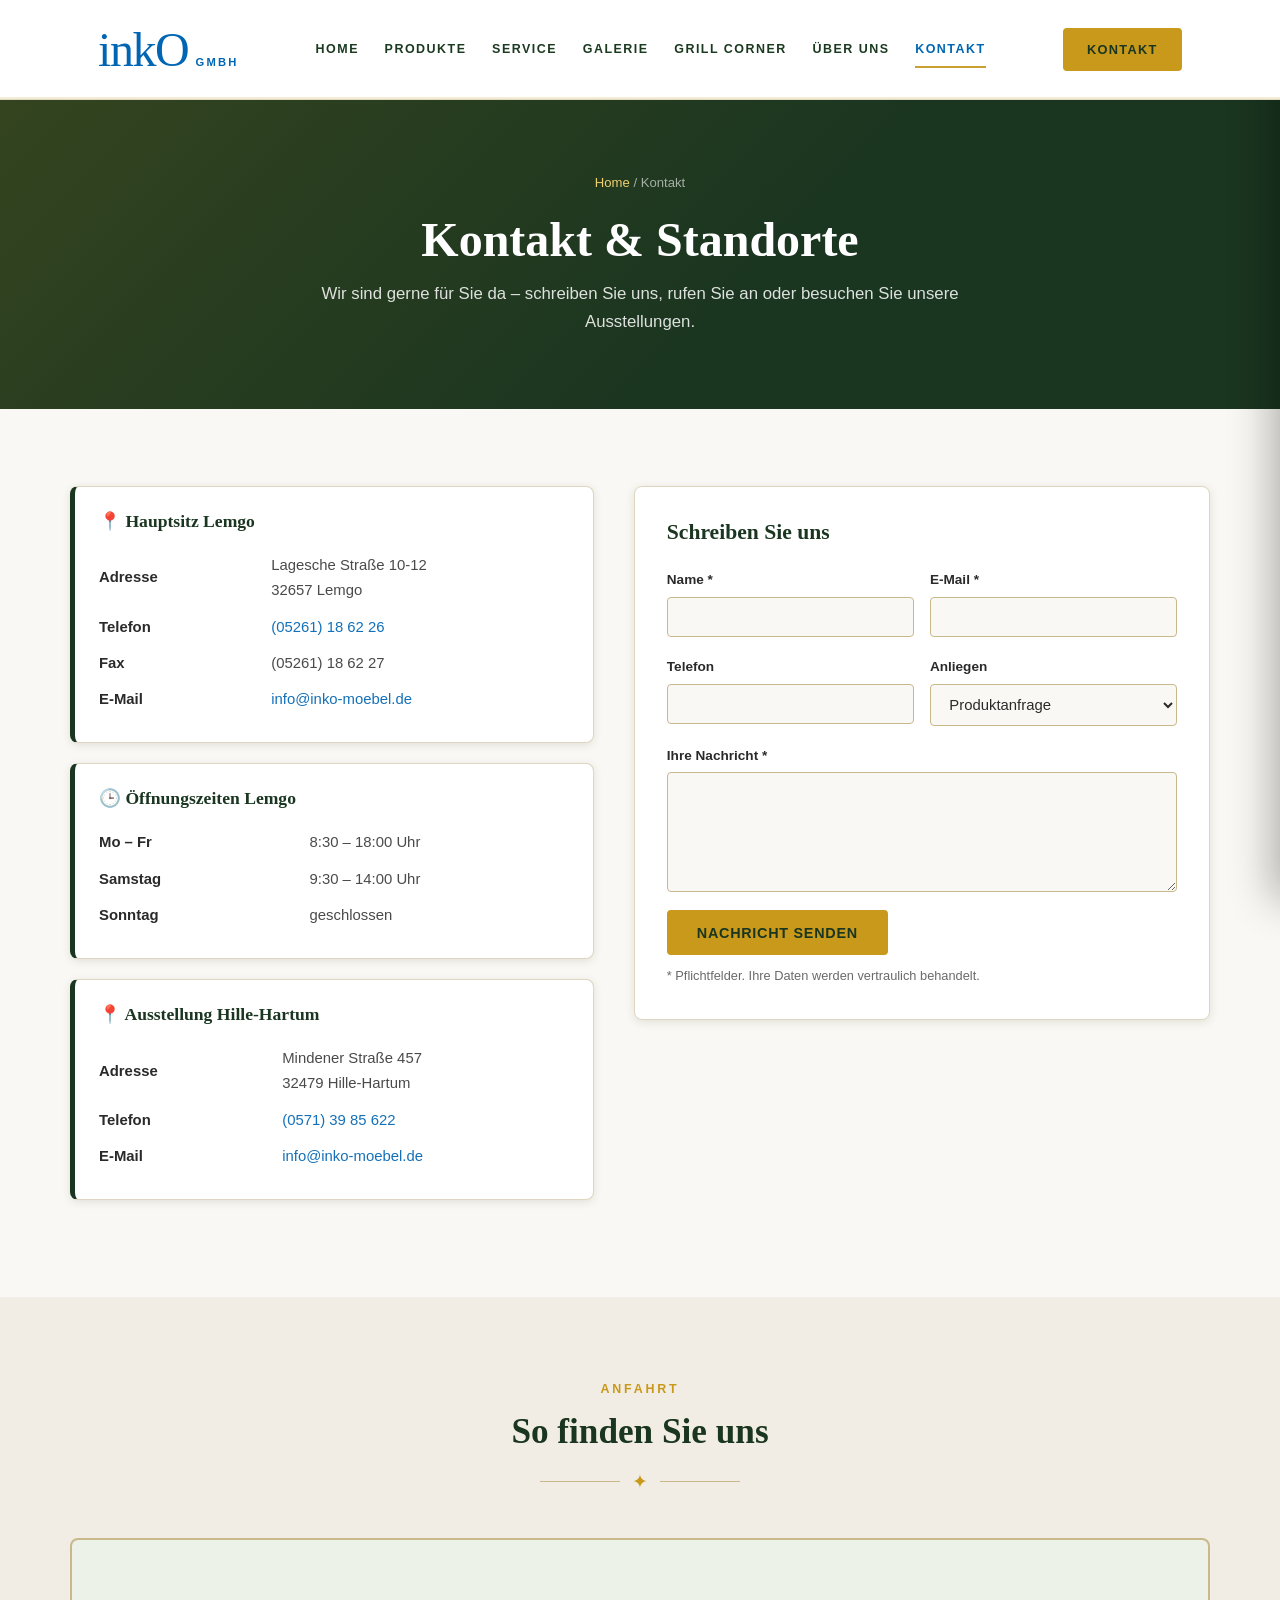
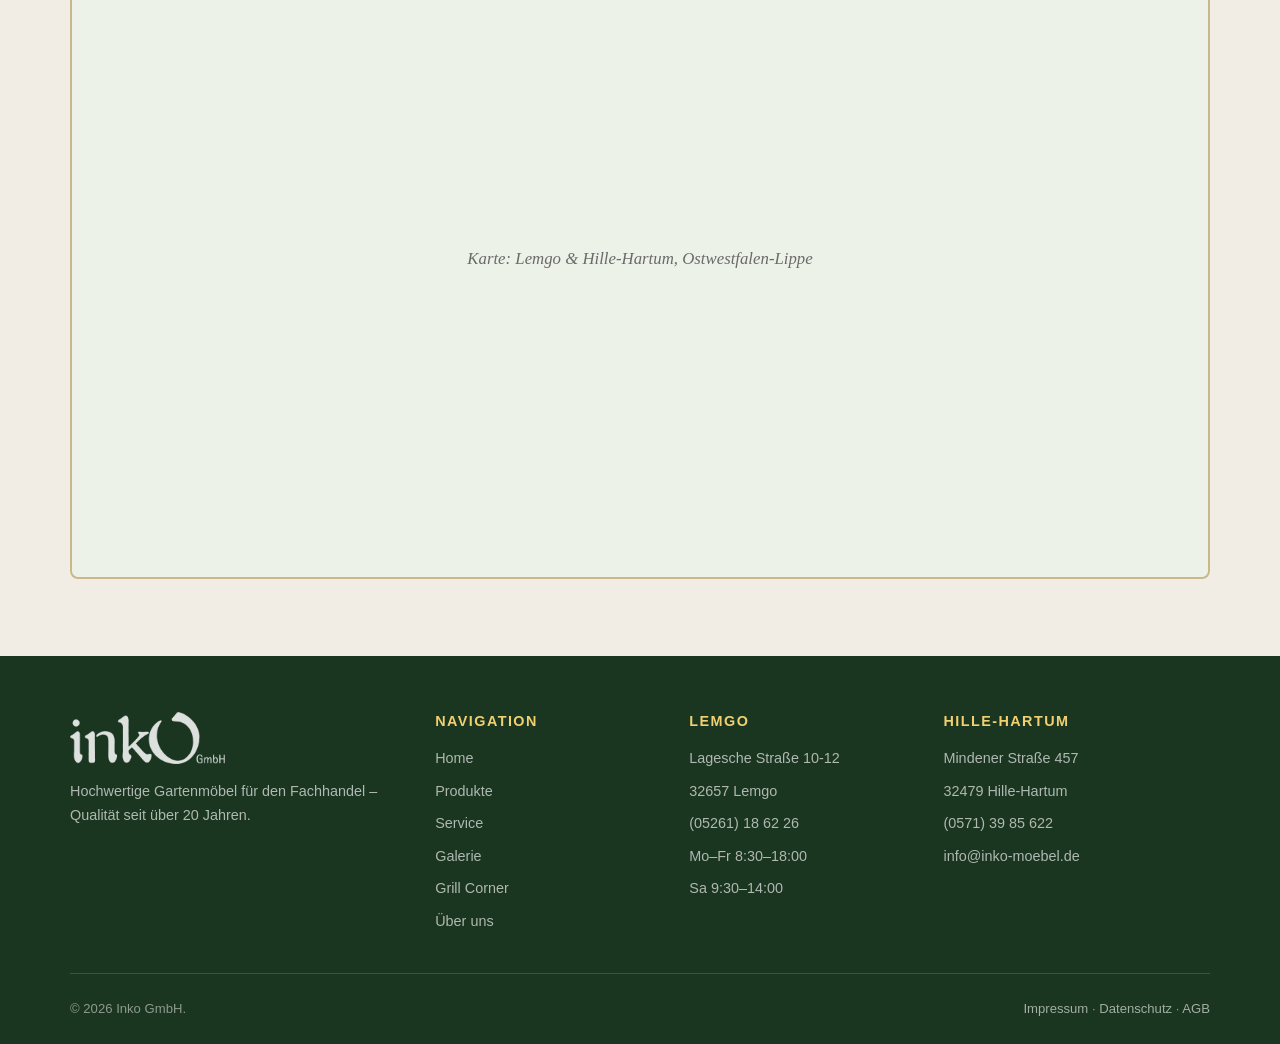
<file: kontakt.html>
<!DOCTYPE html>
<html lang="de">
<head>
  <meta charset="UTF-8" />
  <meta name="viewport" content="width=device-width, initial-scale=1.0" />
  <title>Kontakt — Inko GmbH | Lemgo &amp; Hille-Hartum</title>
  <meta name="description" content="Kontaktieren Sie die Inko GmbH. Ausstellungen in Lemgo und Hille-Hartum. Telefon, E-Mail, Öffnungszeiten und Kontaktformular." />
  <link rel="stylesheet" href="css/style.css" />
</head>
<body>


  <!-- Header -->
  <header class="site-header" id="site-header">
    <div class="nav-bar">
      <div class="nav-bar__inner">
        <a href="index.html" class="nav-logo" aria-label="Inko GmbH – Startseite">
          <span class="nav-logo__text">ink<strong>O</strong></span>
          <span class="nav-logo__gmbh">GmbH</span>
        </a>
        <nav class="nav-links" aria-label="Hauptnavigation">
        <a href="index.html" class="nav-link">HOME</a>
        <a href="produkte.html" class="nav-link">PRODUKTE</a>
        <a href="service.html" class="nav-link">SERVICE</a>
        <a href="galerie.html" class="nav-link">GALERIE</a>
        <a href="grillcorner.html" class="nav-link">GRILL CORNER</a>
        <a href="ueber-uns.html" class="nav-link">ÜBER UNS</a>
        <a href="kontakt.html" class="nav-link is-active">KONTAKT</a>
        </nav>
        <a href="kontakt.html" class="nav-cta">Kontakt</a>
        <button class="nav-toggle" id="nav-toggle" aria-label="Menü öffnen" aria-expanded="false">
          <span class="nav-toggle__bar"></span>
          <span class="nav-toggle__bar"></span>
          <span class="nav-toggle__bar"></span>
        </button>
      </div>
    </div>
    <div class="page-progress"><div class="page-progress-fill"></div></div>
  </header>

  <!-- Mobile Drawer Backdrop -->
  <div class="nav-backdrop" id="nav-backdrop"></div>

  <!-- Mobile Drawer -->
  <aside class="nav-drawer" id="nav-drawer" aria-label="Mobile Navigation">
    <nav class="nav-drawer__links">
      <a href="index.html" class="nav-drawer__link">HOME <svg width="20" height="20" viewBox="0 0 24 24" fill="none" stroke="currentColor" stroke-width="2" stroke-linecap="round" stroke-linejoin="round" aria-hidden="true"><polyline points="9 18 15 12 9 6"/></svg></a>
      <a href="produkte.html" class="nav-drawer__link">PRODUKTE <svg width="20" height="20" viewBox="0 0 24 24" fill="none" stroke="currentColor" stroke-width="2" stroke-linecap="round" stroke-linejoin="round" aria-hidden="true"><polyline points="9 18 15 12 9 6"/></svg></a>
      <a href="service.html" class="nav-drawer__link">SERVICE <svg width="20" height="20" viewBox="0 0 24 24" fill="none" stroke="currentColor" stroke-width="2" stroke-linecap="round" stroke-linejoin="round" aria-hidden="true"><polyline points="9 18 15 12 9 6"/></svg></a>
      <a href="galerie.html" class="nav-drawer__link">GALERIE <svg width="20" height="20" viewBox="0 0 24 24" fill="none" stroke="currentColor" stroke-width="2" stroke-linecap="round" stroke-linejoin="round" aria-hidden="true"><polyline points="9 18 15 12 9 6"/></svg></a>
      <a href="grillcorner.html" class="nav-drawer__link">GRILL CORNER <svg width="20" height="20" viewBox="0 0 24 24" fill="none" stroke="currentColor" stroke-width="2" stroke-linecap="round" stroke-linejoin="round" aria-hidden="true"><polyline points="9 18 15 12 9 6"/></svg></a>
      <a href="ueber-uns.html" class="nav-drawer__link">ÜBER UNS <svg width="20" height="20" viewBox="0 0 24 24" fill="none" stroke="currentColor" stroke-width="2" stroke-linecap="round" stroke-linejoin="round" aria-hidden="true"><polyline points="9 18 15 12 9 6"/></svg></a>
      <a href="kontakt.html" class="nav-drawer__link is-active">KONTAKT <svg width="20" height="20" viewBox="0 0 24 24" fill="none" stroke="currentColor" stroke-width="2" stroke-linecap="round" stroke-linejoin="round" aria-hidden="true"><polyline points="9 18 15 12 9 6"/></svg></a>
    </nav>
    <div class="nav-drawer__contact">
      <div class="nav-drawer__contact-card">
        <p class="nav-drawer__contact-label">Direkter Kontakt</p>
        <a href="tel:+4952611862 26" class="nav-drawer__contact-link">
          <span class="nav-drawer__contact-icon"><svg width="14" height="14" viewBox="0 0 24 24" fill="none" stroke="currentColor" stroke-width="2" stroke-linecap="round" stroke-linejoin="round" aria-hidden="true"><path d="M22 16.92v3a2 2 0 0 1-2.18 2 19.79 19.79 0 0 1-8.63-3.07A19.5 19.5 0 0 1 4.69 13.5a19.79 19.79 0 0 1-3.07-8.67A2 2 0 0 1 3.6 2.68h3a2 2 0 0 1 2 1.72c.127.96.361 1.903.7 2.81a2 2 0 0 1-.45 2.11L7.91 10.09a16 16 0 0 0 6 6l1.27-.95a2 2 0 0 1 2.11-.45c.907.339 1.85.573 2.81.7A2 2 0 0 1 22 17.32z"/></svg></span>
          (05261) 18 62 26
        </a>
        <a href="mailto:info@inko-moebel.de" class="nav-drawer__contact-link">
          <span class="nav-drawer__contact-icon"><svg width="14" height="14" viewBox="0 0 24 24" fill="none" stroke="currentColor" stroke-width="2" stroke-linecap="round" stroke-linejoin="round" aria-hidden="true"><path d="M4 4h16c1.1 0 2 .9 2 2v12c0 1.1-.9 2-2 2H4c-1.1 0-2-.9-2-2V6c0-1.1.9-2 2-2z"/><polyline points="22,6 12,13 2,6"/></svg></span>
          info@inko-moebel.de
        </a>
      </div>
    </div>
  </aside>

  <div class="header-spacer"></div>

  <main>
    <section class="page-hero">
      <div class="container">
        <nav class="breadcrumb"><a href="index.html">Home</a> / Kontakt</nav>
        <h1>Kontakt &amp; Standorte</h1>
        <p>Wir sind gerne für Sie da – schreiben Sie uns, rufen Sie an oder besuchen Sie unsere Ausstellungen.</p>
      </div>
    </section>

    <!-- Kontakt Grid -->
    <section class="section">
      <div class="container">
        <div class="contact-grid">

          <!-- Infos -->
          <div class="reveal">
            <div class="info-block">
              <h3>📍 Hauptsitz Lemgo</h3>
              <table>
                <tr><td>Adresse</td><td>Lagesche Straße 10-12<br>32657 Lemgo</td></tr>
                <tr><td>Telefon</td><td><a href="tel:+49526118 6226">(05261) 18 62 26</a></td></tr>
                <tr><td>Fax</td><td>(05261) 18 62 27</td></tr>
                <tr><td>E-Mail</td><td><a href="mailto:info@inko-moebel.de">info@inko-moebel.de</a></td></tr>
              </table>
            </div>

            <div class="info-block">
              <h3>🕒 Öffnungszeiten Lemgo</h3>
              <table>
                <tr><td>Mo – Fr</td><td>8:30 – 18:00 Uhr</td></tr>
                <tr><td>Samstag</td><td>9:30 – 14:00 Uhr</td></tr>
                <tr><td>Sonntag</td><td>geschlossen</td></tr>
              </table>
            </div>

            <div class="info-block">
              <h3>📍 Ausstellung Hille-Hartum</h3>
              <table>
                <tr><td>Adresse</td><td>Mindener Straße 457<br>32479 Hille-Hartum</td></tr>
                <tr><td>Telefon</td><td><a href="tel:+4957139 85622">(0571) 39 85 622</a></td></tr>
                <tr><td>E-Mail</td><td><a href="mailto:info@inko-moebel.de">info@inko-moebel.de</a></td></tr>
              </table>
            </div>
          </div>

          <!-- Formular -->
          <div class="reveal">
            <form class="form" novalidate>
              <h3>Schreiben Sie uns</h3>
              <div class="form-row">
                <div class="field"><label for="name">Name *</label><input type="text" id="name" name="name" autocomplete="name" required /></div>
                <div class="field"><label for="email">E-Mail *</label><input type="email" id="email" name="email" autocomplete="email" required /></div>
              </div>
              <div class="form-row">
                <div class="field"><label for="phone">Telefon</label><input type="tel" id="phone" name="phone" autocomplete="tel" /></div>
                <div class="field">
                  <label for="topic">Anliegen</label>
                  <select id="topic" name="topic">
                    <option value="produktanfrage">Produktanfrage</option>
                    <option value="fachhandel">Fachhandels-Partnerschaft</option>
                    <option value="grillcorner">Grill Corner</option>
                    <option value="sonstiges">Sonstiges</option>
                  </select>
                </div>
              </div>
              <div class="field"><label for="message">Ihre Nachricht *</label><textarea id="message" name="message" required></textarea></div>
              <button type="submit" class="btn btn--primary">Nachricht senden</button>
              <p class="form__note">* Pflichtfelder. Ihre Daten werden vertraulich behandelt.</p>
              <div class="form__status" role="status" aria-live="polite"></div>
            </form>
          </div>

        </div>
      </div>
    </section>

    <!-- Karte -->
    <section class="section section--alt">
      <div class="container">
        <div class="sec-head reveal">
          <span class="eyebrow">Anfahrt</span>
          <h2>So finden Sie uns</h2>
          <div class="divider"><span>✦</span></div>
        </div>
        <div class="map-placeholder reveal">
          Karte: Lemgo &amp; Hille-Hartum, Ostwestfalen-Lippe
        </div>
      </div>
    </section>
  </main>

  <footer class="footer"><div class="container">
    <div class="footer__top">
      <div class="footer__about"><div class="footer__logo"><img src="images/logo.png" alt="inkO GmbH" /></div><p>Hochwertige Gartenmöbel für den Fachhandel – Qualität seit über 20 Jahren.</p></div>
      <div><h4>Navigation</h4><ul class="footer__list"><li><a href="index.html">Home</a></li><li><a href="produkte.html">Produkte</a></li><li><a href="service.html">Service</a></li><li><a href="galerie.html">Galerie</a></li><li><a href="grillcorner.html">Grill Corner</a></li><li><a href="ueber-uns.html">Über uns</a></li></ul></div>
      <div><h4>Lemgo</h4><ul class="footer__list"><li>Lagesche Straße 10-12</li><li>32657 Lemgo</li><li><a href="tel:+49526118 6226">(05261) 18 62 26</a></li><li>Mo–Fr 8:30–18:00</li><li>Sa 9:30–14:00</li></ul></div>
      <div><h4>Hille-Hartum</h4><ul class="footer__list"><li>Mindener Straße 457</li><li>32479 Hille-Hartum</li><li><a href="tel:+4957139 85622">(0571) 39 85 622</a></li><li><a href="mailto:info@inko-moebel.de">info@inko-moebel.de</a></li></ul></div>
    </div>
    <div class="footer__bottom"><span>&copy; <span data-year>2026</span> Inko GmbH.</span><span><a href="kontakt.html">Impressum</a> · <a href="kontakt.html">Datenschutz</a> · <a href="kontakt.html">AGB</a></span></div>
  </div></footer>

  <script src="js/main.js"></script>
</body>
</html>
</file>
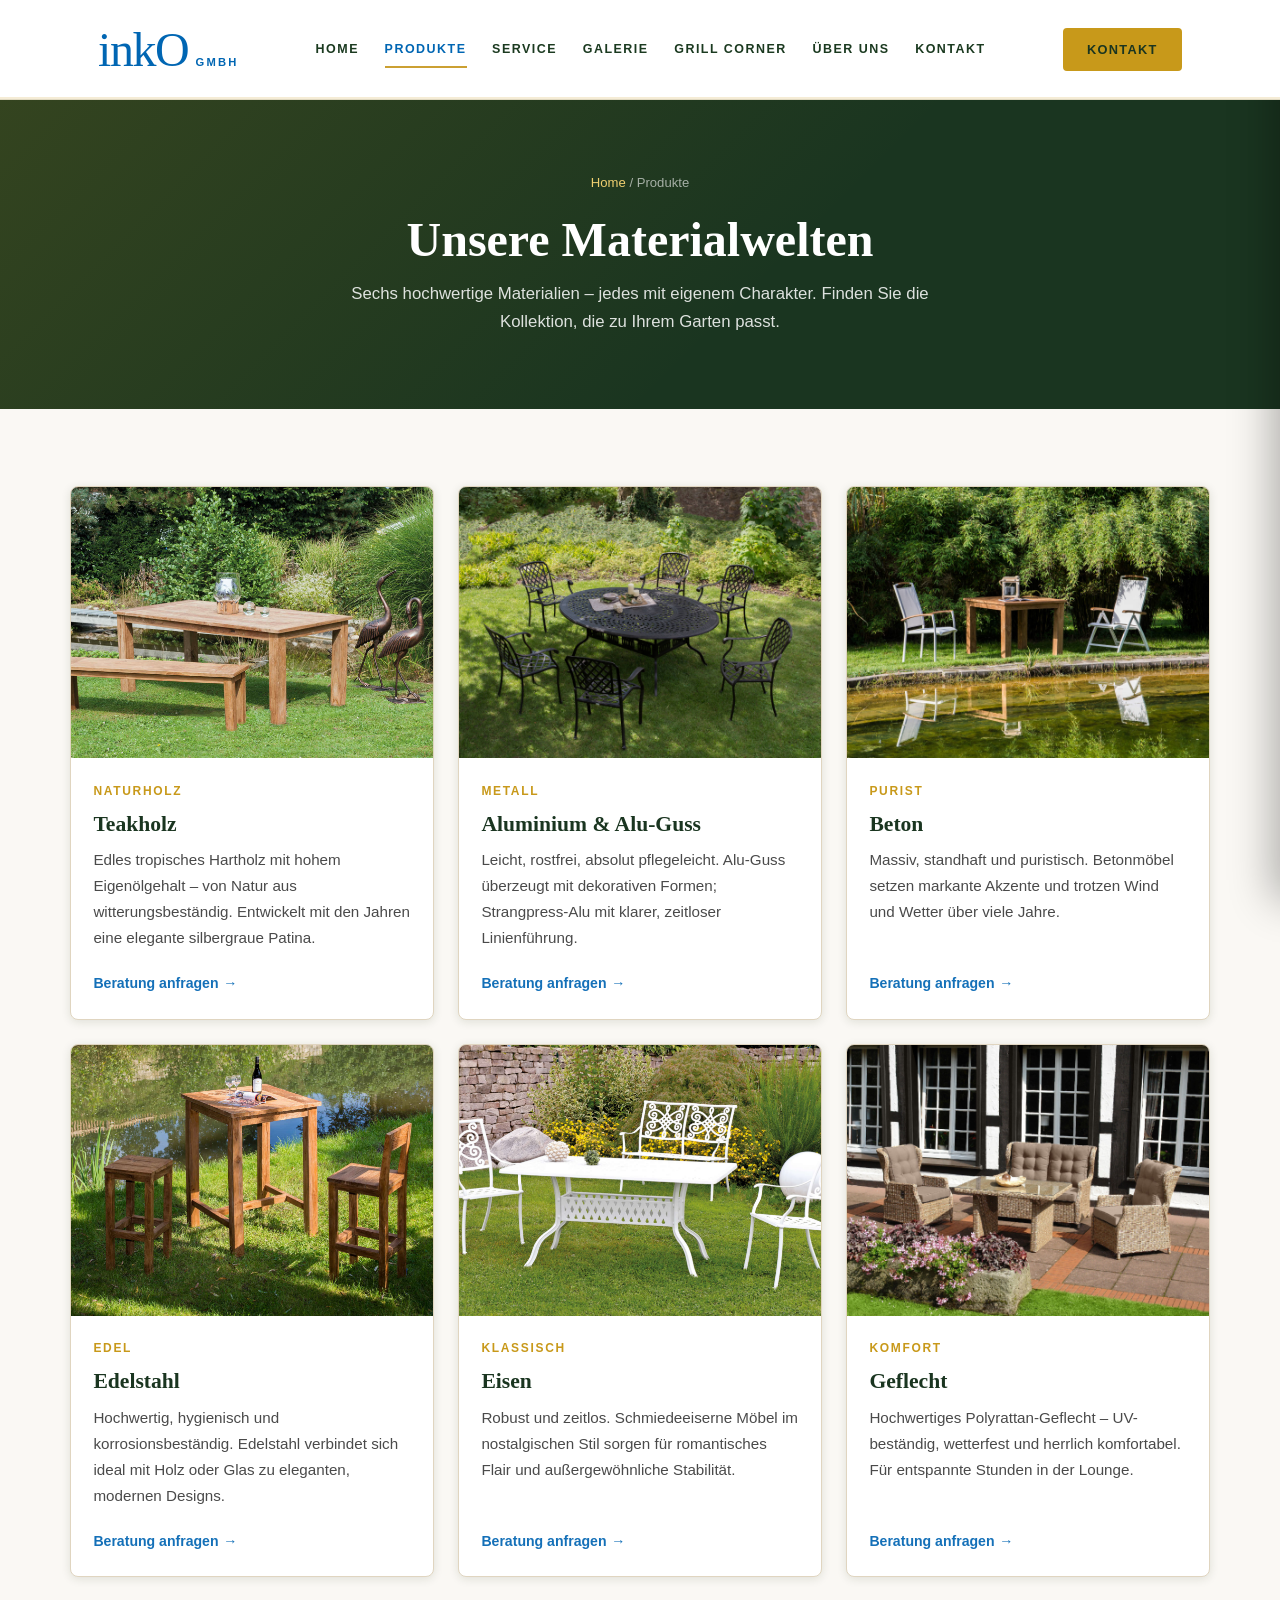
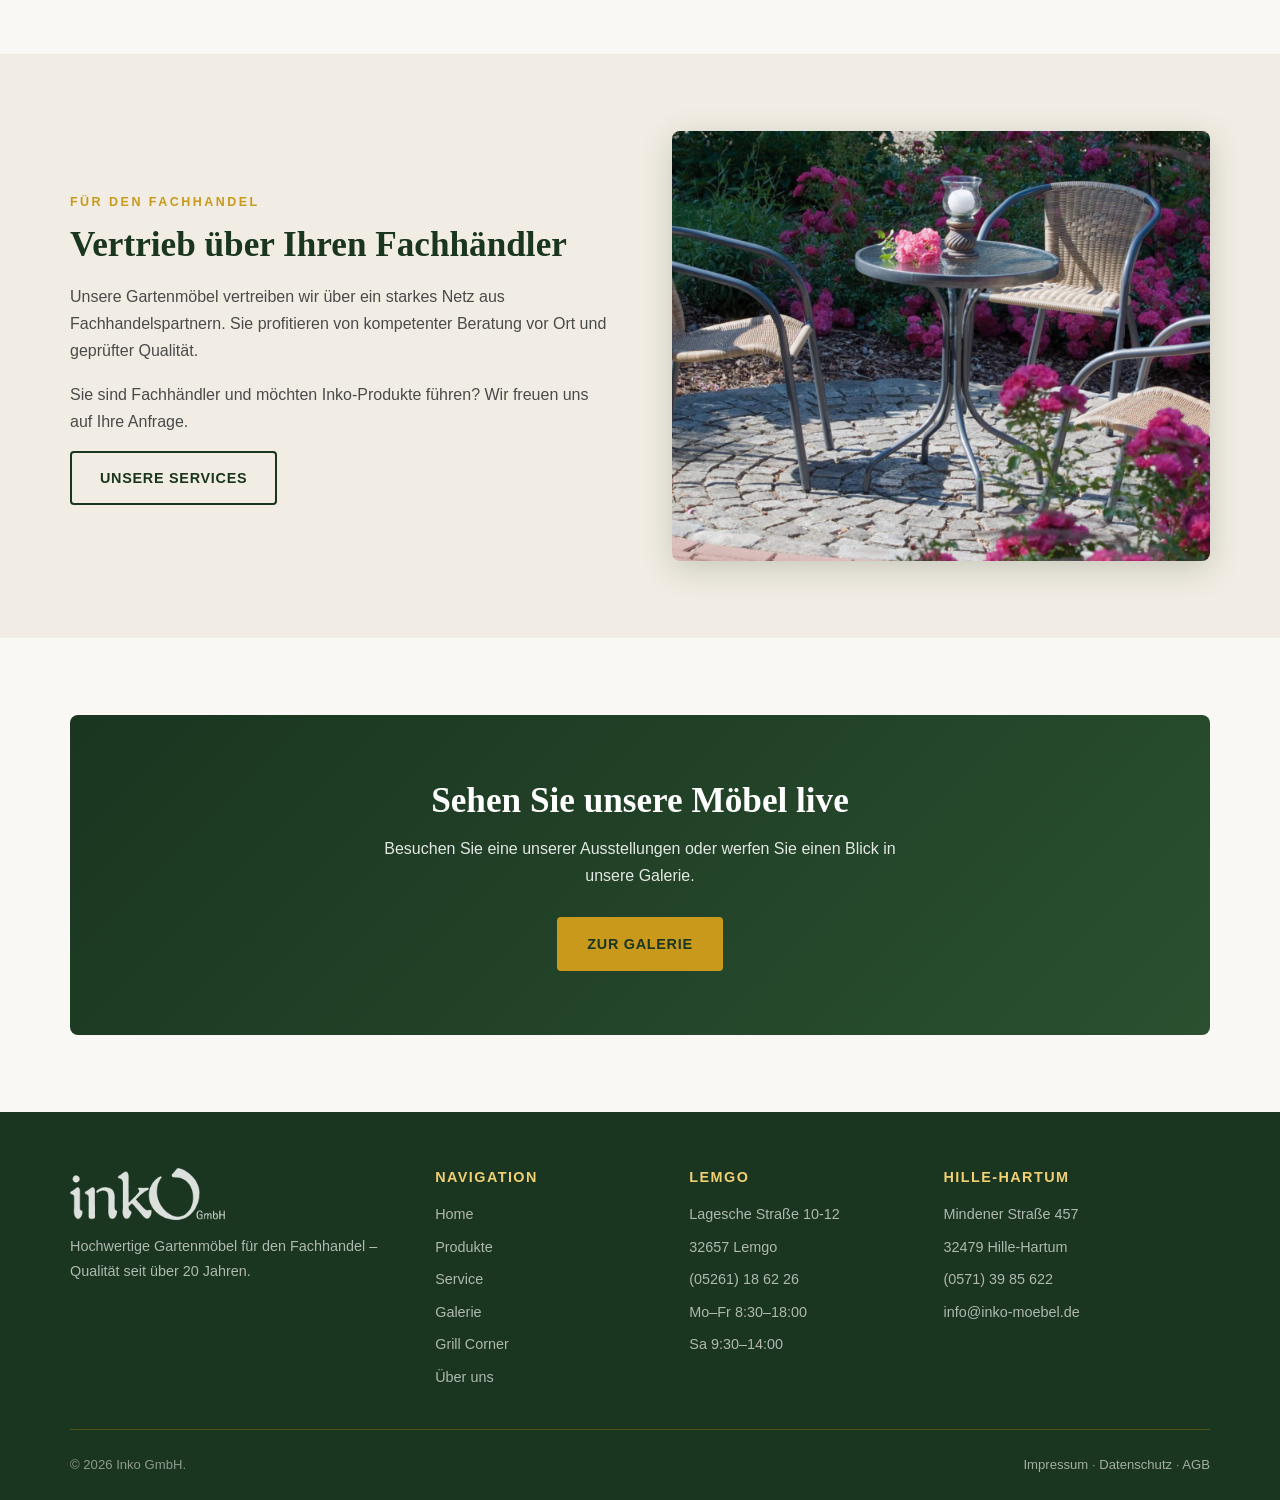
<file: produkte.html>
<!DOCTYPE html>
<html lang="de">
<head>
  <meta charset="UTF-8" />
  <meta name="viewport" content="width=device-width, initial-scale=1.0" />
  <title>Produkte — Inko GmbH | 6 Materialwelten</title>
  <meta name="description" content="Gartenmöbel aus Teakholz, Aluminium & Alu-Guss, Beton, Edelstahl, Eisen und Geflecht – hochwertige Qualität für jeden Außenbereich." />
  <link rel="stylesheet" href="css/style.css" />
</head>
<body>


  <!-- Header -->
  <header class="site-header" id="site-header">
    <div class="nav-bar">
      <div class="nav-bar__inner">
        <a href="index.html" class="nav-logo" aria-label="Inko GmbH – Startseite">
          <span class="nav-logo__text">ink<strong>O</strong></span>
          <span class="nav-logo__gmbh">GmbH</span>
        </a>
        <nav class="nav-links" aria-label="Hauptnavigation">
        <a href="index.html" class="nav-link">HOME</a>
        <a href="produkte.html" class="nav-link is-active">PRODUKTE</a>
        <a href="service.html" class="nav-link">SERVICE</a>
        <a href="galerie.html" class="nav-link">GALERIE</a>
        <a href="grillcorner.html" class="nav-link">GRILL CORNER</a>
        <a href="ueber-uns.html" class="nav-link">ÜBER UNS</a>
        <a href="kontakt.html" class="nav-link">KONTAKT</a>
        </nav>
        <a href="kontakt.html" class="nav-cta">Kontakt</a>
        <button class="nav-toggle" id="nav-toggle" aria-label="Menü öffnen" aria-expanded="false">
          <span class="nav-toggle__bar"></span>
          <span class="nav-toggle__bar"></span>
          <span class="nav-toggle__bar"></span>
        </button>
      </div>
    </div>
    <div class="page-progress"><div class="page-progress-fill"></div></div>
  </header>

  <!-- Mobile Drawer Backdrop -->
  <div class="nav-backdrop" id="nav-backdrop"></div>

  <!-- Mobile Drawer -->
  <aside class="nav-drawer" id="nav-drawer" aria-label="Mobile Navigation">
    <nav class="nav-drawer__links">
      <a href="index.html" class="nav-drawer__link">HOME <svg width="20" height="20" viewBox="0 0 24 24" fill="none" stroke="currentColor" stroke-width="2" stroke-linecap="round" stroke-linejoin="round" aria-hidden="true"><polyline points="9 18 15 12 9 6"/></svg></a>
      <a href="produkte.html" class="nav-drawer__link is-active">PRODUKTE <svg width="20" height="20" viewBox="0 0 24 24" fill="none" stroke="currentColor" stroke-width="2" stroke-linecap="round" stroke-linejoin="round" aria-hidden="true"><polyline points="9 18 15 12 9 6"/></svg></a>
      <a href="service.html" class="nav-drawer__link">SERVICE <svg width="20" height="20" viewBox="0 0 24 24" fill="none" stroke="currentColor" stroke-width="2" stroke-linecap="round" stroke-linejoin="round" aria-hidden="true"><polyline points="9 18 15 12 9 6"/></svg></a>
      <a href="galerie.html" class="nav-drawer__link">GALERIE <svg width="20" height="20" viewBox="0 0 24 24" fill="none" stroke="currentColor" stroke-width="2" stroke-linecap="round" stroke-linejoin="round" aria-hidden="true"><polyline points="9 18 15 12 9 6"/></svg></a>
      <a href="grillcorner.html" class="nav-drawer__link">GRILL CORNER <svg width="20" height="20" viewBox="0 0 24 24" fill="none" stroke="currentColor" stroke-width="2" stroke-linecap="round" stroke-linejoin="round" aria-hidden="true"><polyline points="9 18 15 12 9 6"/></svg></a>
      <a href="ueber-uns.html" class="nav-drawer__link">ÜBER UNS <svg width="20" height="20" viewBox="0 0 24 24" fill="none" stroke="currentColor" stroke-width="2" stroke-linecap="round" stroke-linejoin="round" aria-hidden="true"><polyline points="9 18 15 12 9 6"/></svg></a>
      <a href="kontakt.html" class="nav-drawer__link">KONTAKT <svg width="20" height="20" viewBox="0 0 24 24" fill="none" stroke="currentColor" stroke-width="2" stroke-linecap="round" stroke-linejoin="round" aria-hidden="true"><polyline points="9 18 15 12 9 6"/></svg></a>
    </nav>
    <div class="nav-drawer__contact">
      <div class="nav-drawer__contact-card">
        <p class="nav-drawer__contact-label">Direkter Kontakt</p>
        <a href="tel:+4952611862 26" class="nav-drawer__contact-link">
          <span class="nav-drawer__contact-icon"><svg width="14" height="14" viewBox="0 0 24 24" fill="none" stroke="currentColor" stroke-width="2" stroke-linecap="round" stroke-linejoin="round" aria-hidden="true"><path d="M22 16.92v3a2 2 0 0 1-2.18 2 19.79 19.79 0 0 1-8.63-3.07A19.5 19.5 0 0 1 4.69 13.5a19.79 19.79 0 0 1-3.07-8.67A2 2 0 0 1 3.6 2.68h3a2 2 0 0 1 2 1.72c.127.96.361 1.903.7 2.81a2 2 0 0 1-.45 2.11L7.91 10.09a16 16 0 0 0 6 6l1.27-.95a2 2 0 0 1 2.11-.45c.907.339 1.85.573 2.81.7A2 2 0 0 1 22 17.32z"/></svg></span>
          (05261) 18 62 26
        </a>
        <a href="mailto:info@inko-moebel.de" class="nav-drawer__contact-link">
          <span class="nav-drawer__contact-icon"><svg width="14" height="14" viewBox="0 0 24 24" fill="none" stroke="currentColor" stroke-width="2" stroke-linecap="round" stroke-linejoin="round" aria-hidden="true"><path d="M4 4h16c1.1 0 2 .9 2 2v12c0 1.1-.9 2-2 2H4c-1.1 0-2-.9-2-2V6c0-1.1.9-2 2-2z"/><polyline points="22,6 12,13 2,6"/></svg></span>
          info@inko-moebel.de
        </a>
      </div>
    </div>
  </aside>

  <div class="header-spacer"></div>

  <main>
    <section class="page-hero">
      <div class="container">
        <nav class="breadcrumb"><a href="index.html">Home</a> / Produkte</nav>
        <h1>Unsere Materialwelten</h1>
        <p>Sechs hochwertige Materialien – jedes mit eigenem Charakter. Finden Sie die Kollektion, die zu Ihrem Garten passt.</p>
      </div>
    </section>

    <section class="section">
      <div class="container">
        <div class="grid grid--3">

          <article class="card reveal">
            <div class="card__img"><img src="images/galerie/Galerie-01.jpg" alt="Teakholz Sitzgruppe" loading="lazy" /></div>
            <div class="card__body">
              <span class="card__tag">Naturholz</span>
              <h3>Teakholz</h3>
              <p>Edles tropisches Hartholz mit hohem Eigenölgehalt – von Natur aus witterungsbeständig. Entwickelt mit den Jahren eine elegante silbergraue Patina.</p>
              <a href="kontakt.html" class="card__link">Beratung anfragen</a>
            </div>
          </article>

          <article class="card reveal">
            <div class="card__img"><img src="images/galerie/Gruppe-Rocco-bronze.jpg" alt="Alu-Guss Garnitur Rocco Bronze" loading="lazy" /></div>
            <div class="card__body">
              <span class="card__tag">Metall</span>
              <h3>Aluminium &amp; Alu-Guss</h3>
              <p>Leicht, rostfrei, absolut pflegeleicht. Alu-Guss überzeugt mit dekorativen Formen; Strangpress-Alu mit klarer, zeitloser Linienführung.</p>
              <a href="kontakt.html" class="card__link">Beratung anfragen</a>
            </div>
          </article>

          <article class="card reveal">
            <div class="card__img"><img src="images/galerie/Frisco-weiss-Abacus.jpg" alt="Frisco Kombination Weiss" loading="lazy" /></div>
            <div class="card__body">
              <span class="card__tag">Purist</span>
              <h3>Beton</h3>
              <p>Massiv, standhaft und puristisch. Betonmöbel setzen markante Akzente und trotzen Wind und Wetter über viele Jahre.</p>
              <a href="kontakt.html" class="card__link">Beratung anfragen</a>
            </div>
          </article>

          <article class="card reveal">
            <div class="card__img"><img src="images/galerie/Galerie-07.jpg" alt="Edelstahl Gartenmöbel" loading="lazy" /></div>
            <div class="card__body">
              <span class="card__tag">Edel</span>
              <h3>Edelstahl</h3>
              <p>Hochwertig, hygienisch und korrosionsbeständig. Edelstahl verbindet sich ideal mit Holz oder Glas zu eleganten, modernen Designs.</p>
              <a href="kontakt.html" class="card__link">Beratung anfragen</a>
            </div>
          </article>

          <article class="card reveal">
            <div class="card__img"><img src="images/galerie/Galerie-10.jpg" alt="Eisen Gartenmöbel" loading="lazy" /></div>
            <div class="card__body">
              <span class="card__tag">Klassisch</span>
              <h3>Eisen</h3>
              <p>Robust und zeitlos. Schmiedeeiserne Möbel im nostalgischen Stil sorgen für romantisches Flair und außergewöhnliche Stabilität.</p>
              <a href="kontakt.html" class="card__link">Beratung anfragen</a>
            </div>
          </article>

          <article class="card reveal">
            <div class="card__img"><img src="images/galerie/Milieu-Leona.jpg" alt="Geflecht Kollektion Leona" loading="lazy" /></div>
            <div class="card__body">
              <span class="card__tag">Komfort</span>
              <h3>Geflecht</h3>
              <p>Hochwertiges Polyrattan-Geflecht – UV-beständig, wetterfest und herrlich komfortabel. Für entspannte Stunden in der Lounge.</p>
              <a href="kontakt.html" class="card__link">Beratung anfragen</a>
            </div>
          </article>

        </div>
      </div>
    </section>

    <!-- Fachhandel Split -->
    <section class="section section--alt">
      <div class="container">
        <div class="split">
          <div class="split__text reveal">
            <span class="eyebrow">Für den Fachhandel</span>
            <h2>Vertrieb über Ihren Fachhändler</h2>
            <p>Unsere Gartenmöbel vertreiben wir über ein starkes Netz aus Fachhandelspartnern. Sie profitieren von kompetenter Beratung vor Ort und geprüfter Qualität.</p>
            <p>Sie sind Fachhändler und möchten Inko-Produkte führen? Wir freuen uns auf Ihre Anfrage.</p>
            <a href="service.html" class="btn btn--outline-green">Unsere Services</a>
          </div>
          <div class="split__img reveal"><img src="images/galerie/Galerie-11.jpg" alt="Gartenmöbel Kollektion" loading="lazy" /></div>
        </div>
      </div>
    </section>

    <section class="section"><div class="container"><div class="cta-band reveal">
      <h2>Sehen Sie unsere Möbel live</h2>
      <p>Besuchen Sie eine unserer Ausstellungen oder werfen Sie einen Blick in unsere Galerie.</p>
      <a href="galerie.html" class="btn btn--primary">Zur Galerie</a>
    </div></div></section>
  </main>

  <footer class="footer"><div class="container">
    <div class="footer__top">
      <div class="footer__about"><div class="footer__logo"><img src="images/logo.png" alt="inkO GmbH" /></div><p>Hochwertige Gartenmöbel für den Fachhandel – Qualität seit über 20 Jahren.</p></div>
      <div><h4>Navigation</h4><ul class="footer__list"><li><a href="index.html">Home</a></li><li><a href="produkte.html">Produkte</a></li><li><a href="service.html">Service</a></li><li><a href="galerie.html">Galerie</a></li><li><a href="grillcorner.html">Grill Corner</a></li><li><a href="ueber-uns.html">Über uns</a></li></ul></div>
      <div><h4>Lemgo</h4><ul class="footer__list"><li>Lagesche Straße 10-12</li><li>32657 Lemgo</li><li><a href="tel:+49526118 6226">(05261) 18 62 26</a></li><li>Mo–Fr 8:30–18:00</li><li>Sa 9:30–14:00</li></ul></div>
      <div><h4>Hille-Hartum</h4><ul class="footer__list"><li>Mindener Straße 457</li><li>32479 Hille-Hartum</li><li><a href="tel:+4957139 85622">(0571) 39 85 622</a></li><li><a href="mailto:info@inko-moebel.de">info@inko-moebel.de</a></li></ul></div>
    </div>
    <div class="footer__bottom"><span>&copy; <span data-year>2026</span> Inko GmbH.</span><span><a href="kontakt.html">Impressum</a> · <a href="kontakt.html">Datenschutz</a> · <a href="kontakt.html">AGB</a></span></div>
  </div></footer>

  <script src="js/main.js"></script>
</body>
</html>
</file>
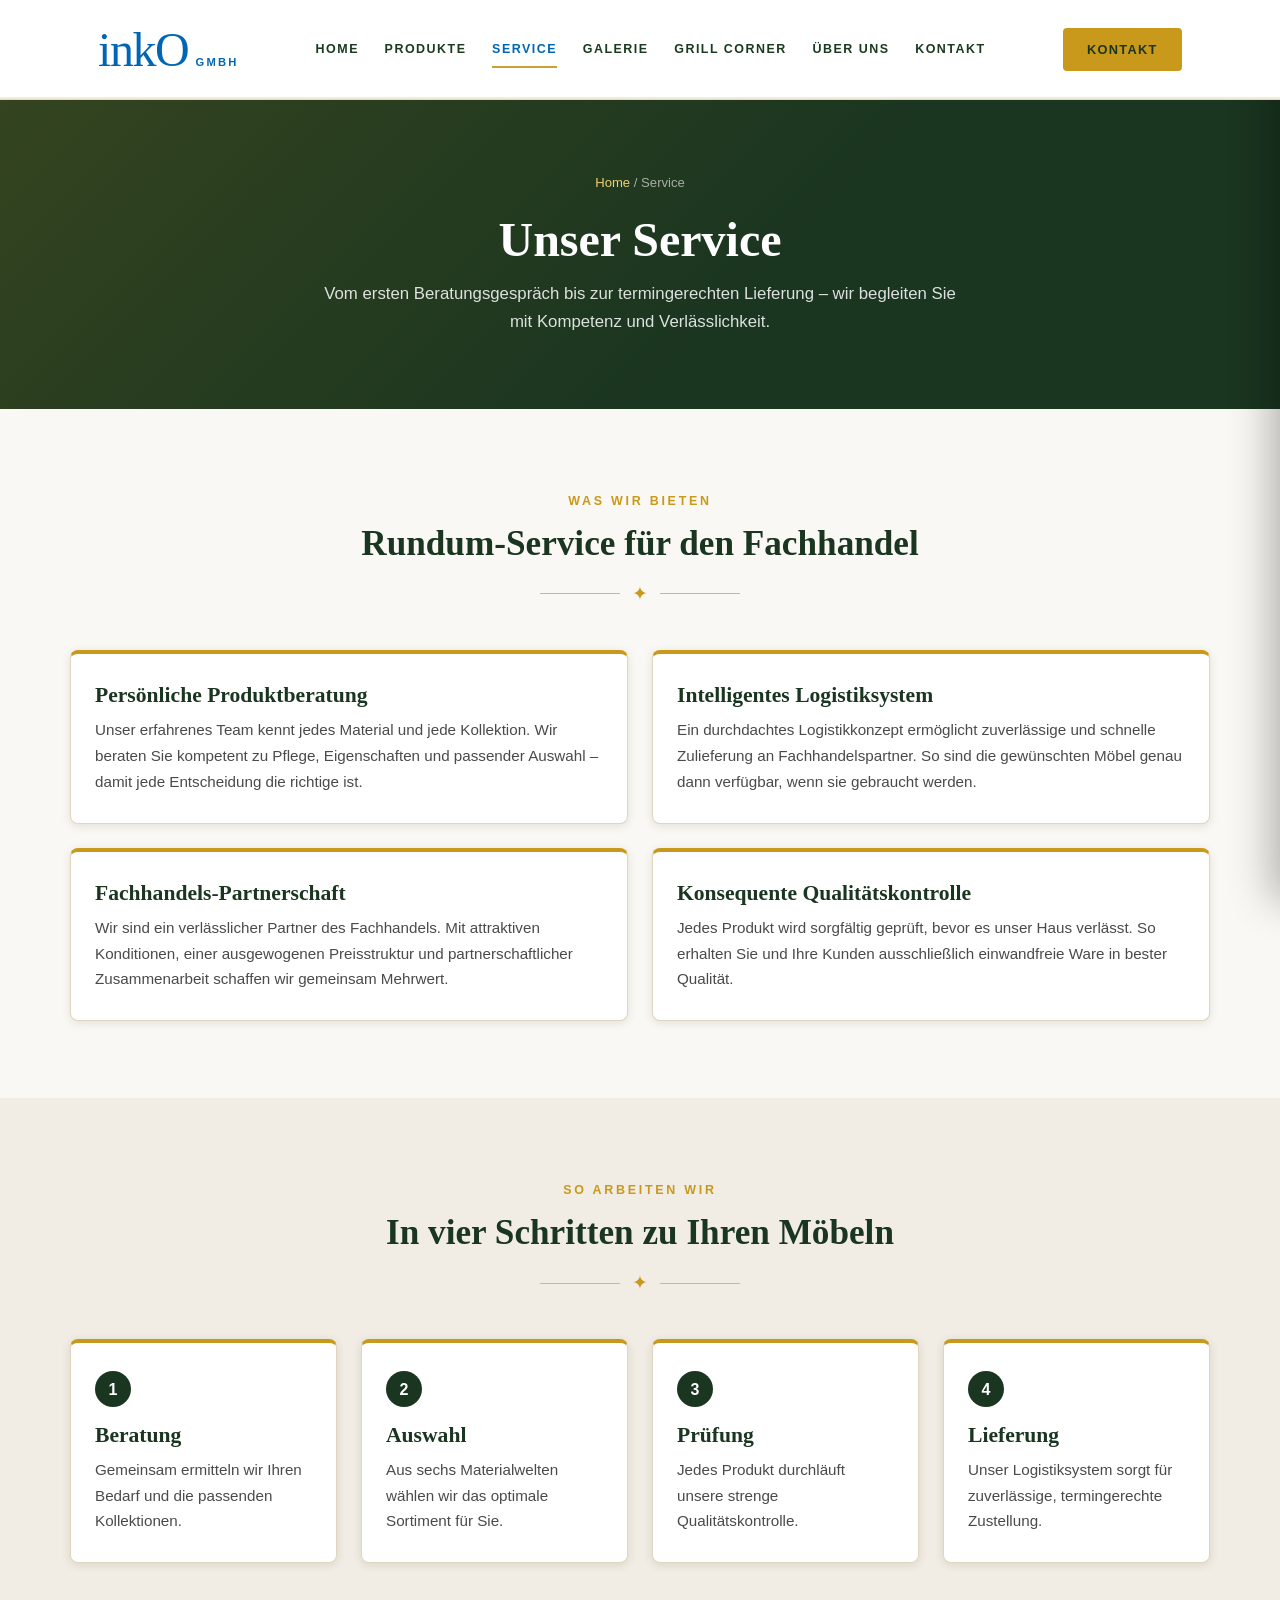
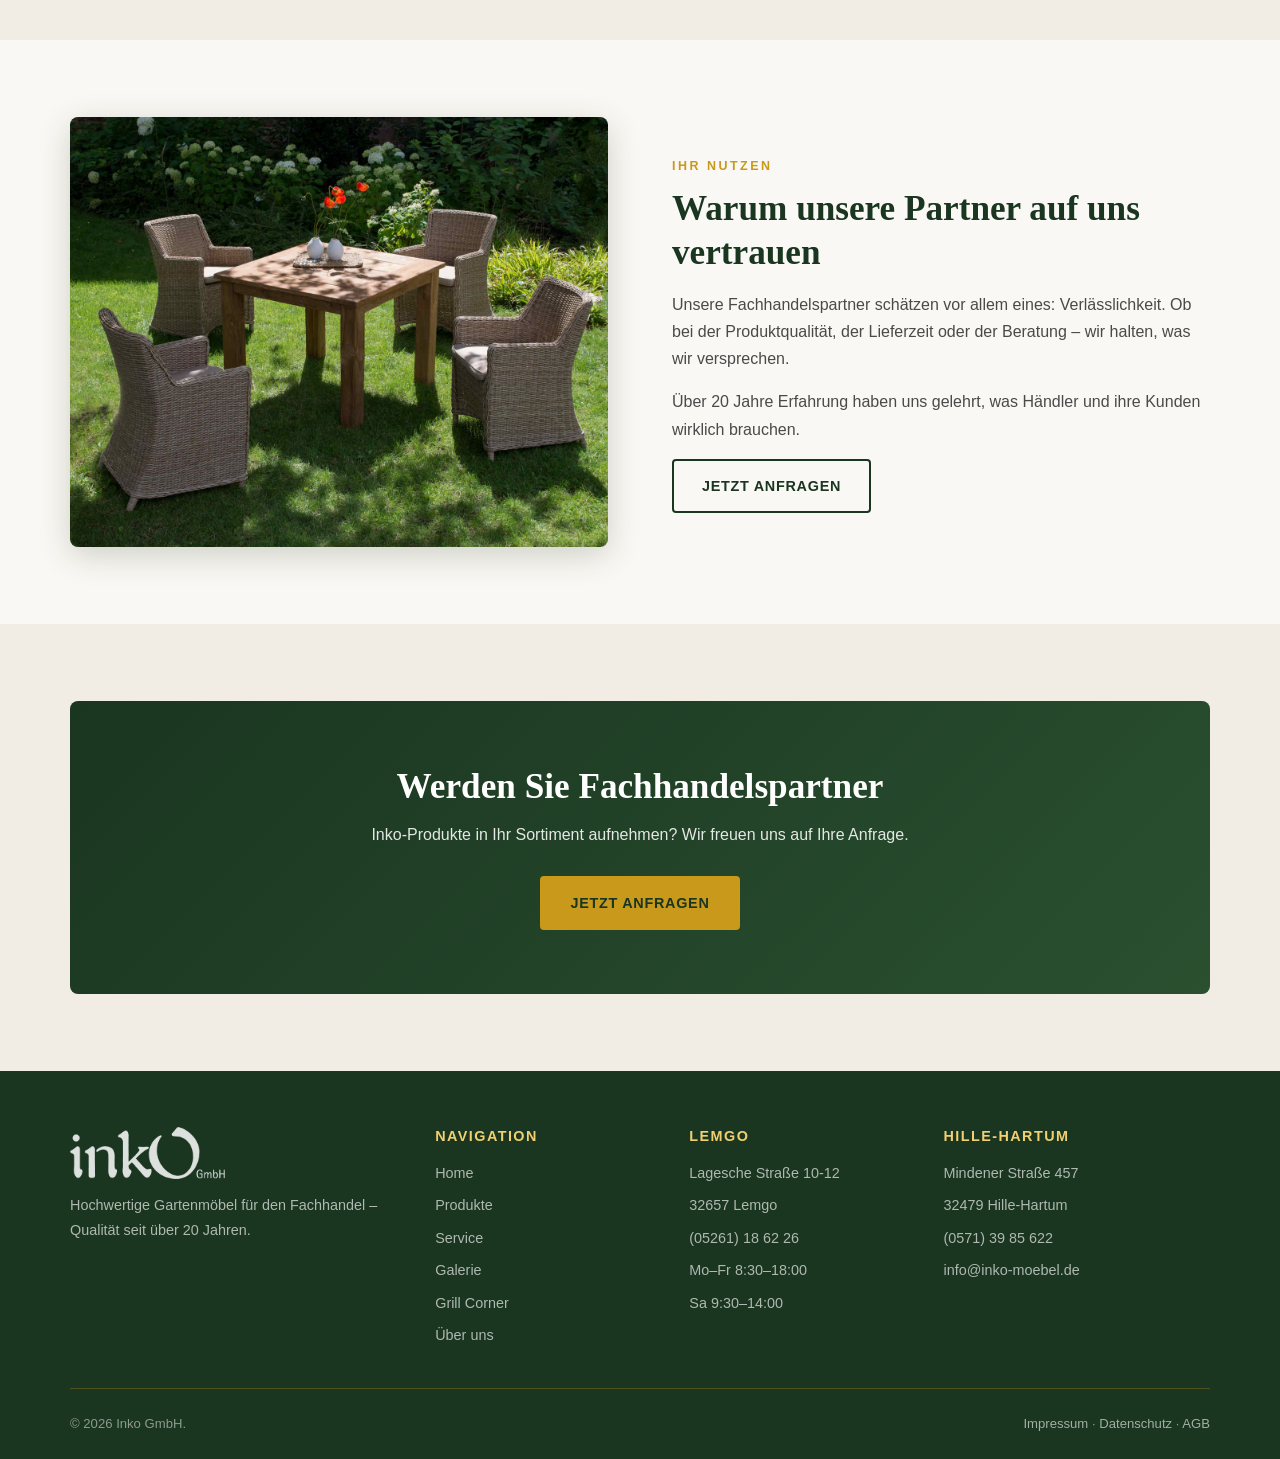
<file: service.html>
<!DOCTYPE html>
<html lang="de">
<head>
  <meta charset="UTF-8" />
  <meta name="viewport" content="width=device-width, initial-scale=1.0" />
  <title>Service — Inko GmbH | Beratung, Logistik & Qualität</title>
  <meta name="description" content="Unser Service: persönliche Beratung, intelligentes Logistiksystem, Fachhandels-Partnerschaft und konsequente Qualitätskontrolle." />
  <link rel="stylesheet" href="css/style.css" />
</head>
<body>


  <!-- Header -->
  <header class="site-header" id="site-header">
    <div class="nav-bar">
      <div class="nav-bar__inner">
        <a href="index.html" class="nav-logo" aria-label="Inko GmbH – Startseite">
          <span class="nav-logo__text">ink<strong>O</strong></span>
          <span class="nav-logo__gmbh">GmbH</span>
        </a>
        <nav class="nav-links" aria-label="Hauptnavigation">
        <a href="index.html" class="nav-link">HOME</a>
        <a href="produkte.html" class="nav-link">PRODUKTE</a>
        <a href="service.html" class="nav-link is-active">SERVICE</a>
        <a href="galerie.html" class="nav-link">GALERIE</a>
        <a href="grillcorner.html" class="nav-link">GRILL CORNER</a>
        <a href="ueber-uns.html" class="nav-link">ÜBER UNS</a>
        <a href="kontakt.html" class="nav-link">KONTAKT</a>
        </nav>
        <a href="kontakt.html" class="nav-cta">Kontakt</a>
        <button class="nav-toggle" id="nav-toggle" aria-label="Menü öffnen" aria-expanded="false">
          <span class="nav-toggle__bar"></span>
          <span class="nav-toggle__bar"></span>
          <span class="nav-toggle__bar"></span>
        </button>
      </div>
    </div>
    <div class="page-progress"><div class="page-progress-fill"></div></div>
  </header>

  <!-- Mobile Drawer Backdrop -->
  <div class="nav-backdrop" id="nav-backdrop"></div>

  <!-- Mobile Drawer -->
  <aside class="nav-drawer" id="nav-drawer" aria-label="Mobile Navigation">
    <nav class="nav-drawer__links">
      <a href="index.html" class="nav-drawer__link">HOME <svg width="20" height="20" viewBox="0 0 24 24" fill="none" stroke="currentColor" stroke-width="2" stroke-linecap="round" stroke-linejoin="round" aria-hidden="true"><polyline points="9 18 15 12 9 6"/></svg></a>
      <a href="produkte.html" class="nav-drawer__link">PRODUKTE <svg width="20" height="20" viewBox="0 0 24 24" fill="none" stroke="currentColor" stroke-width="2" stroke-linecap="round" stroke-linejoin="round" aria-hidden="true"><polyline points="9 18 15 12 9 6"/></svg></a>
      <a href="service.html" class="nav-drawer__link is-active">SERVICE <svg width="20" height="20" viewBox="0 0 24 24" fill="none" stroke="currentColor" stroke-width="2" stroke-linecap="round" stroke-linejoin="round" aria-hidden="true"><polyline points="9 18 15 12 9 6"/></svg></a>
      <a href="galerie.html" class="nav-drawer__link">GALERIE <svg width="20" height="20" viewBox="0 0 24 24" fill="none" stroke="currentColor" stroke-width="2" stroke-linecap="round" stroke-linejoin="round" aria-hidden="true"><polyline points="9 18 15 12 9 6"/></svg></a>
      <a href="grillcorner.html" class="nav-drawer__link">GRILL CORNER <svg width="20" height="20" viewBox="0 0 24 24" fill="none" stroke="currentColor" stroke-width="2" stroke-linecap="round" stroke-linejoin="round" aria-hidden="true"><polyline points="9 18 15 12 9 6"/></svg></a>
      <a href="ueber-uns.html" class="nav-drawer__link">ÜBER UNS <svg width="20" height="20" viewBox="0 0 24 24" fill="none" stroke="currentColor" stroke-width="2" stroke-linecap="round" stroke-linejoin="round" aria-hidden="true"><polyline points="9 18 15 12 9 6"/></svg></a>
      <a href="kontakt.html" class="nav-drawer__link">KONTAKT <svg width="20" height="20" viewBox="0 0 24 24" fill="none" stroke="currentColor" stroke-width="2" stroke-linecap="round" stroke-linejoin="round" aria-hidden="true"><polyline points="9 18 15 12 9 6"/></svg></a>
    </nav>
    <div class="nav-drawer__contact">
      <div class="nav-drawer__contact-card">
        <p class="nav-drawer__contact-label">Direkter Kontakt</p>
        <a href="tel:+4952611862 26" class="nav-drawer__contact-link">
          <span class="nav-drawer__contact-icon"><svg width="14" height="14" viewBox="0 0 24 24" fill="none" stroke="currentColor" stroke-width="2" stroke-linecap="round" stroke-linejoin="round" aria-hidden="true"><path d="M22 16.92v3a2 2 0 0 1-2.18 2 19.79 19.79 0 0 1-8.63-3.07A19.5 19.5 0 0 1 4.69 13.5a19.79 19.79 0 0 1-3.07-8.67A2 2 0 0 1 3.6 2.68h3a2 2 0 0 1 2 1.72c.127.96.361 1.903.7 2.81a2 2 0 0 1-.45 2.11L7.91 10.09a16 16 0 0 0 6 6l1.27-.95a2 2 0 0 1 2.11-.45c.907.339 1.85.573 2.81.7A2 2 0 0 1 22 17.32z"/></svg></span>
          (05261) 18 62 26
        </a>
        <a href="mailto:info@inko-moebel.de" class="nav-drawer__contact-link">
          <span class="nav-drawer__contact-icon"><svg width="14" height="14" viewBox="0 0 24 24" fill="none" stroke="currentColor" stroke-width="2" stroke-linecap="round" stroke-linejoin="round" aria-hidden="true"><path d="M4 4h16c1.1 0 2 .9 2 2v12c0 1.1-.9 2-2 2H4c-1.1 0-2-.9-2-2V6c0-1.1.9-2 2-2z"/><polyline points="22,6 12,13 2,6"/></svg></span>
          info@inko-moebel.de
        </a>
      </div>
    </div>
  </aside>

  <div class="header-spacer"></div>

  <main>
    <section class="page-hero">
      <div class="container">
        <nav class="breadcrumb"><a href="index.html">Home</a> / Service</nav>
        <h1>Unser Service</h1>
        <p>Vom ersten Beratungsgespräch bis zur termingerechten Lieferung – wir begleiten Sie mit Kompetenz und Verlässlichkeit.</p>
      </div>
    </section>

    <section class="section">
      <div class="container">
        <div class="sec-head reveal">
          <span class="eyebrow">Was wir bieten</span>
          <h2>Rundum-Service für den Fachhandel</h2>
          <div class="divider"><span>✦</span></div>
        </div>
        <div class="grid grid--2">
          <div class="feature-box reveal">
            <h3>Persönliche Produktberatung</h3>
            <p>Unser erfahrenes Team kennt jedes Material und jede Kollektion. Wir beraten Sie kompetent zu Pflege, Eigenschaften und passender Auswahl – damit jede Entscheidung die richtige ist.</p>
          </div>
          <div class="feature-box reveal">
            <h3>Intelligentes Logistiksystem</h3>
            <p>Ein durchdachtes Logistikkonzept ermöglicht zuverlässige und schnelle Zulieferung an Fachhandelspartner. So sind die gewünschten Möbel genau dann verfügbar, wenn sie gebraucht werden.</p>
          </div>
          <div class="feature-box reveal">
            <h3>Fachhandels-Partnerschaft</h3>
            <p>Wir sind ein verlässlicher Partner des Fachhandels. Mit attraktiven Konditionen, einer ausgewogenen Preisstruktur und partnerschaftlicher Zusammenarbeit schaffen wir gemeinsam Mehrwert.</p>
          </div>
          <div class="feature-box reveal">
            <h3>Konsequente Qualitätskontrolle</h3>
            <p>Jedes Produkt wird sorgfältig geprüft, bevor es unser Haus verlässt. So erhalten Sie und Ihre Kunden ausschließlich einwandfreie Ware in bester Qualität.</p>
          </div>
        </div>
      </div>
    </section>

    <!-- Ablauf -->
    <section class="section section--alt">
      <div class="container">
        <div class="sec-head reveal">
          <span class="eyebrow">So arbeiten wir</span>
          <h2>In vier Schritten zu Ihren Möbeln</h2>
          <div class="divider"><span>✦</span></div>
        </div>
        <div class="grid grid--4">
          <div class="feature-box reveal"><span class="feature-box__step">1</span><h3>Beratung</h3><p>Gemeinsam ermitteln wir Ihren Bedarf und die passenden Kollektionen.</p></div>
          <div class="feature-box reveal"><span class="feature-box__step">2</span><h3>Auswahl</h3><p>Aus sechs Materialwelten wählen wir das optimale Sortiment für Sie.</p></div>
          <div class="feature-box reveal"><span class="feature-box__step">3</span><h3>Prüfung</h3><p>Jedes Produkt durchläuft unsere strenge Qualitätskontrolle.</p></div>
          <div class="feature-box reveal"><span class="feature-box__step">4</span><h3>Lieferung</h3><p>Unser Logistiksystem sorgt für zuverlässige, termingerechte Zustellung.</p></div>
        </div>
      </div>
    </section>

    <!-- Split -->
    <section class="section">
      <div class="container">
        <div class="split">
          <div class="split__img reveal"><img src="images/galerie/Galerie-05.jpg" alt="Gartenmöbel Service Beratung" loading="lazy" /></div>
          <div class="split__text reveal">
            <span class="eyebrow">Ihr Nutzen</span>
            <h2>Warum unsere Partner auf uns vertrauen</h2>
            <p>Unsere Fachhandelspartner schätzen vor allem eines: Verlässlichkeit. Ob bei der Produktqualität, der Lieferzeit oder der Beratung – wir halten, was wir versprechen.</p>
            <p>Über 20 Jahre Erfahrung haben uns gelehrt, was Händler und ihre Kunden wirklich brauchen.</p>
            <a href="kontakt.html" class="btn btn--outline-green">Jetzt anfragen</a>
          </div>
        </div>
      </div>
    </section>

    <section class="section section--alt"><div class="container"><div class="cta-band reveal">
      <h2>Werden Sie Fachhandelspartner</h2>
      <p>Inko-Produkte in Ihr Sortiment aufnehmen? Wir freuen uns auf Ihre Anfrage.</p>
      <a href="kontakt.html" class="btn btn--primary">Jetzt anfragen</a>
    </div></div></section>
  </main>

  <footer class="footer"><div class="container">
    <div class="footer__top">
      <div class="footer__about"><div class="footer__logo"><img src="images/logo.png" alt="inkO GmbH" /></div><p>Hochwertige Gartenmöbel für den Fachhandel – Qualität seit über 20 Jahren.</p></div>
      <div><h4>Navigation</h4><ul class="footer__list"><li><a href="index.html">Home</a></li><li><a href="produkte.html">Produkte</a></li><li><a href="service.html">Service</a></li><li><a href="galerie.html">Galerie</a></li><li><a href="grillcorner.html">Grill Corner</a></li><li><a href="ueber-uns.html">Über uns</a></li></ul></div>
      <div><h4>Lemgo</h4><ul class="footer__list"><li>Lagesche Straße 10-12</li><li>32657 Lemgo</li><li><a href="tel:+49526118 6226">(05261) 18 62 26</a></li><li>Mo–Fr 8:30–18:00</li><li>Sa 9:30–14:00</li></ul></div>
      <div><h4>Hille-Hartum</h4><ul class="footer__list"><li>Mindener Straße 457</li><li>32479 Hille-Hartum</li><li><a href="tel:+4957139 85622">(0571) 39 85 622</a></li><li><a href="mailto:info@inko-moebel.de">info@inko-moebel.de</a></li></ul></div>
    </div>
    <div class="footer__bottom"><span>&copy; <span data-year>2026</span> Inko GmbH.</span><span><a href="kontakt.html">Impressum</a> · <a href="kontakt.html">Datenschutz</a> · <a href="kontakt.html">AGB</a></span></div>
  </div></footer>

  <script src="js/main.js"></script>
</body>
</html>
</file>
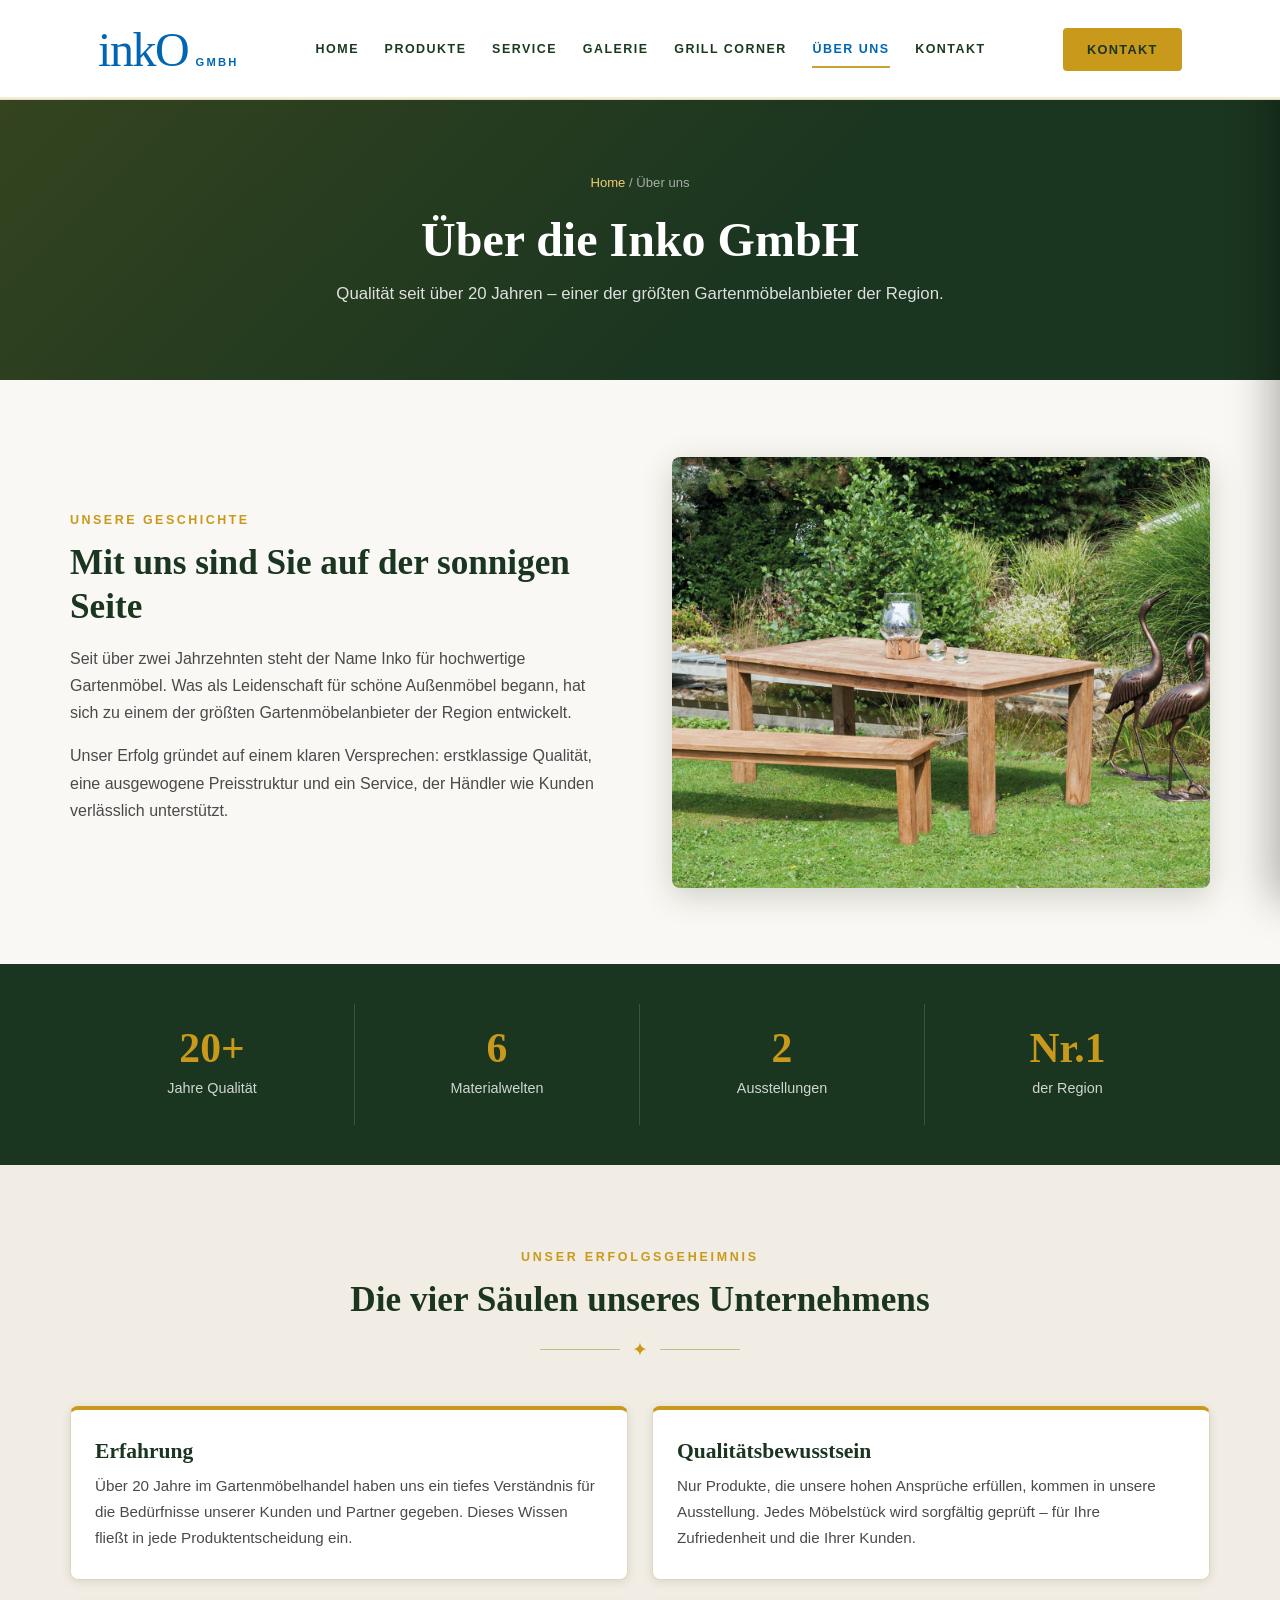
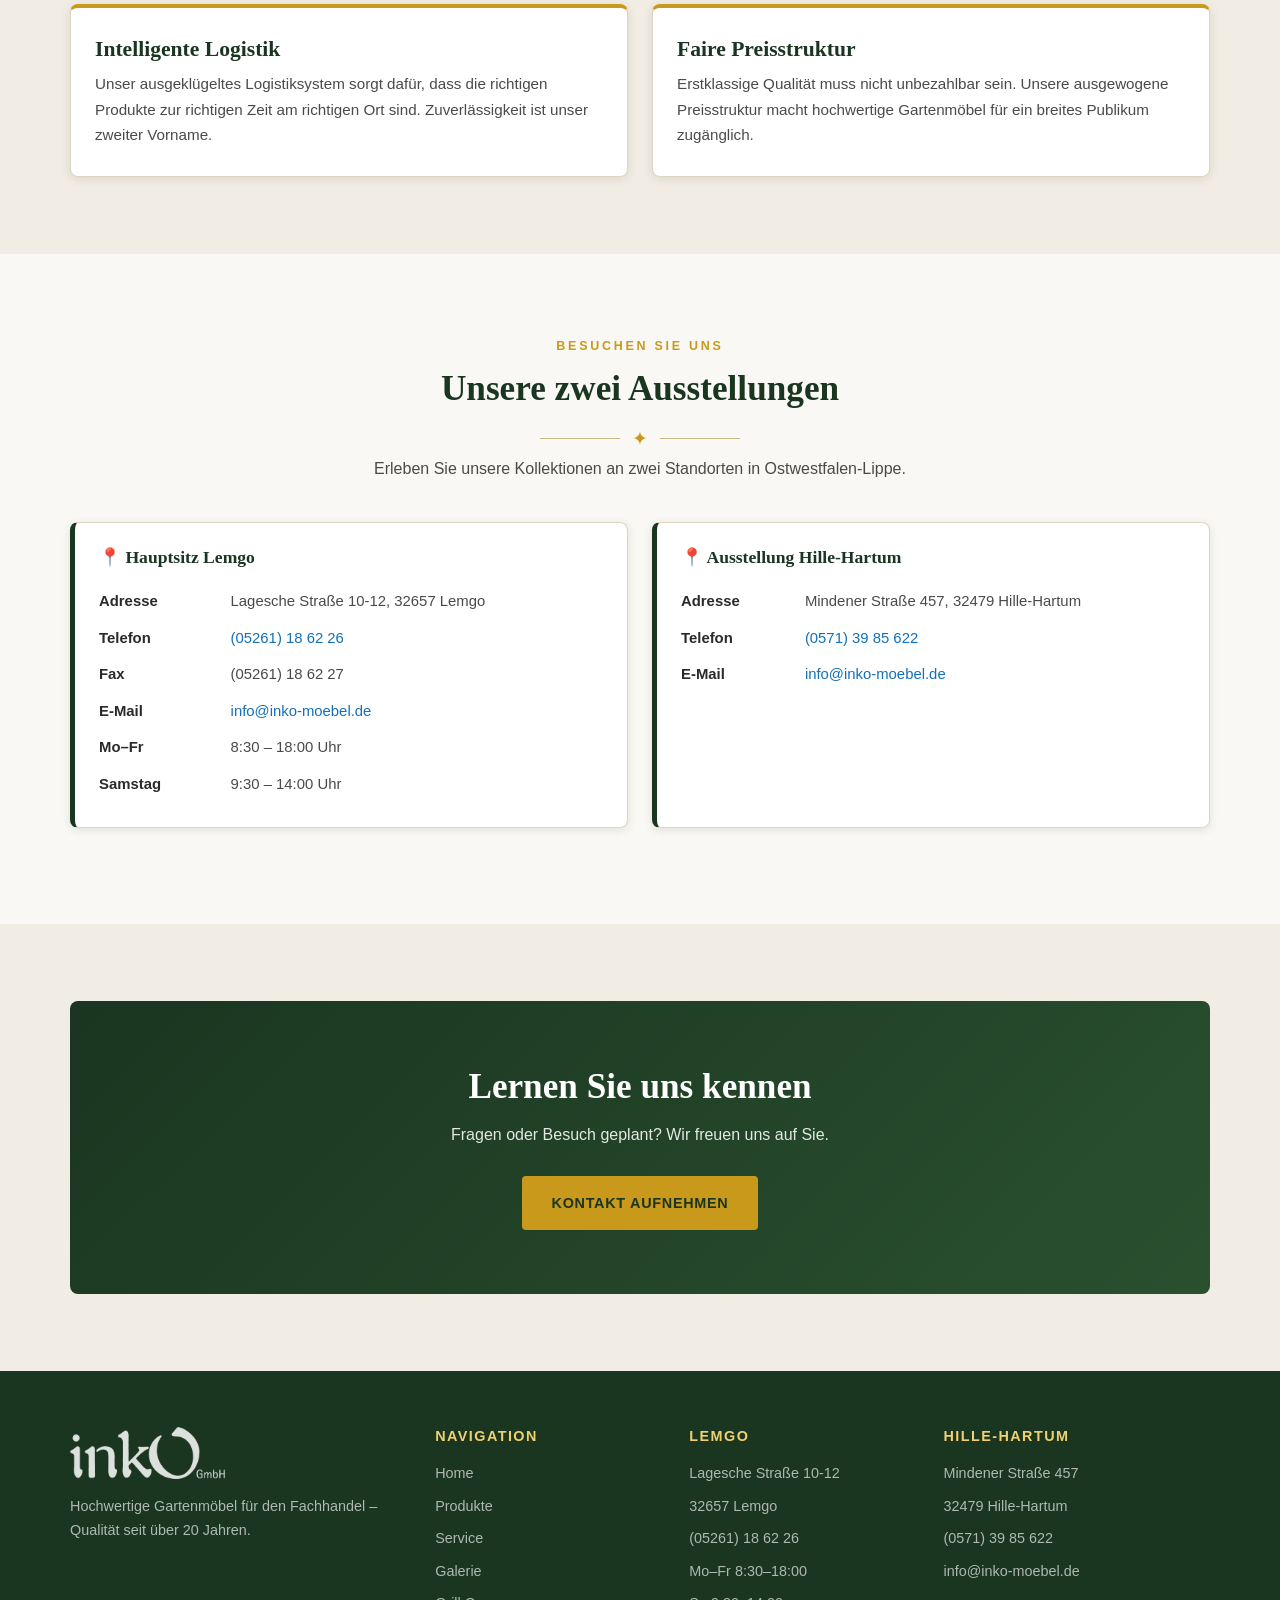
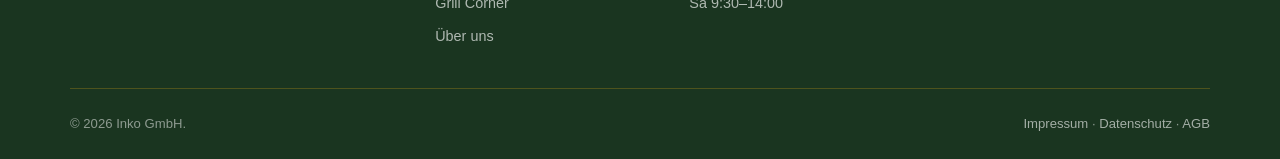
<file: ueber-uns.html>
<!DOCTYPE html>
<html lang="de">
<head>
  <meta charset="UTF-8" />
  <meta name="viewport" content="width=device-width, initial-scale=1.0" />
  <title>Über uns — Inko GmbH | Qualität seit über 20 Jahren</title>
  <meta name="description" content="Die Inko GmbH aus Lemgo – Geschichte, Werte und unsere zwei Ausstellungen. Qualität seit über 20 Jahren." />
  <link rel="stylesheet" href="css/style.css" />
</head>
<body>


  <!-- Header -->
  <header class="site-header" id="site-header">
    <div class="nav-bar">
      <div class="nav-bar__inner">
        <a href="index.html" class="nav-logo" aria-label="Inko GmbH – Startseite">
          <span class="nav-logo__text">ink<strong>O</strong></span>
          <span class="nav-logo__gmbh">GmbH</span>
        </a>
        <nav class="nav-links" aria-label="Hauptnavigation">
        <a href="index.html" class="nav-link">HOME</a>
        <a href="produkte.html" class="nav-link">PRODUKTE</a>
        <a href="service.html" class="nav-link">SERVICE</a>
        <a href="galerie.html" class="nav-link">GALERIE</a>
        <a href="grillcorner.html" class="nav-link">GRILL CORNER</a>
        <a href="ueber-uns.html" class="nav-link is-active">ÜBER UNS</a>
        <a href="kontakt.html" class="nav-link">KONTAKT</a>
        </nav>
        <a href="kontakt.html" class="nav-cta">Kontakt</a>
        <button class="nav-toggle" id="nav-toggle" aria-label="Menü öffnen" aria-expanded="false">
          <span class="nav-toggle__bar"></span>
          <span class="nav-toggle__bar"></span>
          <span class="nav-toggle__bar"></span>
        </button>
      </div>
    </div>
    <div class="page-progress"><div class="page-progress-fill"></div></div>
  </header>

  <!-- Mobile Drawer Backdrop -->
  <div class="nav-backdrop" id="nav-backdrop"></div>

  <!-- Mobile Drawer -->
  <aside class="nav-drawer" id="nav-drawer" aria-label="Mobile Navigation">
    <nav class="nav-drawer__links">
      <a href="index.html" class="nav-drawer__link">HOME <svg width="20" height="20" viewBox="0 0 24 24" fill="none" stroke="currentColor" stroke-width="2" stroke-linecap="round" stroke-linejoin="round" aria-hidden="true"><polyline points="9 18 15 12 9 6"/></svg></a>
      <a href="produkte.html" class="nav-drawer__link">PRODUKTE <svg width="20" height="20" viewBox="0 0 24 24" fill="none" stroke="currentColor" stroke-width="2" stroke-linecap="round" stroke-linejoin="round" aria-hidden="true"><polyline points="9 18 15 12 9 6"/></svg></a>
      <a href="service.html" class="nav-drawer__link">SERVICE <svg width="20" height="20" viewBox="0 0 24 24" fill="none" stroke="currentColor" stroke-width="2" stroke-linecap="round" stroke-linejoin="round" aria-hidden="true"><polyline points="9 18 15 12 9 6"/></svg></a>
      <a href="galerie.html" class="nav-drawer__link">GALERIE <svg width="20" height="20" viewBox="0 0 24 24" fill="none" stroke="currentColor" stroke-width="2" stroke-linecap="round" stroke-linejoin="round" aria-hidden="true"><polyline points="9 18 15 12 9 6"/></svg></a>
      <a href="grillcorner.html" class="nav-drawer__link">GRILL CORNER <svg width="20" height="20" viewBox="0 0 24 24" fill="none" stroke="currentColor" stroke-width="2" stroke-linecap="round" stroke-linejoin="round" aria-hidden="true"><polyline points="9 18 15 12 9 6"/></svg></a>
      <a href="ueber-uns.html" class="nav-drawer__link is-active">ÜBER UNS <svg width="20" height="20" viewBox="0 0 24 24" fill="none" stroke="currentColor" stroke-width="2" stroke-linecap="round" stroke-linejoin="round" aria-hidden="true"><polyline points="9 18 15 12 9 6"/></svg></a>
      <a href="kontakt.html" class="nav-drawer__link">KONTAKT <svg width="20" height="20" viewBox="0 0 24 24" fill="none" stroke="currentColor" stroke-width="2" stroke-linecap="round" stroke-linejoin="round" aria-hidden="true"><polyline points="9 18 15 12 9 6"/></svg></a>
    </nav>
    <div class="nav-drawer__contact">
      <div class="nav-drawer__contact-card">
        <p class="nav-drawer__contact-label">Direkter Kontakt</p>
        <a href="tel:+4952611862 26" class="nav-drawer__contact-link">
          <span class="nav-drawer__contact-icon"><svg width="14" height="14" viewBox="0 0 24 24" fill="none" stroke="currentColor" stroke-width="2" stroke-linecap="round" stroke-linejoin="round" aria-hidden="true"><path d="M22 16.92v3a2 2 0 0 1-2.18 2 19.79 19.79 0 0 1-8.63-3.07A19.5 19.5 0 0 1 4.69 13.5a19.79 19.79 0 0 1-3.07-8.67A2 2 0 0 1 3.6 2.68h3a2 2 0 0 1 2 1.72c.127.96.361 1.903.7 2.81a2 2 0 0 1-.45 2.11L7.91 10.09a16 16 0 0 0 6 6l1.27-.95a2 2 0 0 1 2.11-.45c.907.339 1.85.573 2.81.7A2 2 0 0 1 22 17.32z"/></svg></span>
          (05261) 18 62 26
        </a>
        <a href="mailto:info@inko-moebel.de" class="nav-drawer__contact-link">
          <span class="nav-drawer__contact-icon"><svg width="14" height="14" viewBox="0 0 24 24" fill="none" stroke="currentColor" stroke-width="2" stroke-linecap="round" stroke-linejoin="round" aria-hidden="true"><path d="M4 4h16c1.1 0 2 .9 2 2v12c0 1.1-.9 2-2 2H4c-1.1 0-2-.9-2-2V6c0-1.1.9-2 2-2z"/><polyline points="22,6 12,13 2,6"/></svg></span>
          info@inko-moebel.de
        </a>
      </div>
    </div>
  </aside>

  <div class="header-spacer"></div>

  <main>
    <section class="page-hero">
      <div class="container">
        <nav class="breadcrumb"><a href="index.html">Home</a> / Über uns</nav>
        <h1>Über die Inko GmbH</h1>
        <p>Qualität seit über 20 Jahren – einer der größten Gartenmöbelanbieter der Region.</p>
      </div>
    </section>

    <!-- Geschichte -->
    <section class="section">
      <div class="container">
        <div class="split">
          <div class="split__text reveal">
            <span class="eyebrow">Unsere Geschichte</span>
            <h2>Mit uns sind Sie auf der sonnigen Seite</h2>
            <p>Seit über zwei Jahrzehnten steht der Name Inko für hochwertige Gartenmöbel. Was als Leidenschaft für schöne Außenmöbel begann, hat sich zu einem der größten Gartenmöbelanbieter der Region entwickelt.</p>
            <p>Unser Erfolg gründet auf einem klaren Versprechen: erstklassige Qualität, eine ausgewogene Preisstruktur und ein Service, der Händler wie Kunden verlässlich unterstützt.</p>
          </div>
          <div class="split__img reveal"><img src="images/galerie/Galerie-01.jpg" alt="Hochwertige Gartenmöbel Inko" loading="lazy" /></div>
        </div>
      </div>
    </section>

    <!-- Stats -->
    <div class="stats-band">
      <div class="container">
        <div class="grid grid--4">
          <div class="stat"><div class="stat__num">20+</div><div class="stat__label">Jahre Qualität</div></div>
          <div class="stat"><div class="stat__num">6</div><div class="stat__label">Materialwelten</div></div>
          <div class="stat"><div class="stat__num">2</div><div class="stat__label">Ausstellungen</div></div>
          <div class="stat"><div class="stat__num">Nr.1</div><div class="stat__label">der Region</div></div>
        </div>
      </div>
    </div>

    <!-- 4 Pfeiler -->
    <section class="section section--alt">
      <div class="container">
        <div class="sec-head reveal">
          <span class="eyebrow">Unser Erfolgsgeheimnis</span>
          <h2>Die vier Säulen unseres Unternehmens</h2>
          <div class="divider"><span>✦</span></div>
        </div>
        <div class="grid grid--2">
          <div class="feature-box reveal">
            <h3>Erfahrung</h3>
            <p>Über 20 Jahre im Gartenmöbelhandel haben uns ein tiefes Verständnis für die Bedürfnisse unserer Kunden und Partner gegeben. Dieses Wissen fließt in jede Produktentscheidung ein.</p>
          </div>
          <div class="feature-box reveal">
            <h3>Qualitätsbewusstsein</h3>
            <p>Nur Produkte, die unsere hohen Ansprüche erfüllen, kommen in unsere Ausstellung. Jedes Möbelstück wird sorgfältig geprüft – für Ihre Zufriedenheit und die Ihrer Kunden.</p>
          </div>
          <div class="feature-box reveal">
            <h3>Intelligente Logistik</h3>
            <p>Unser ausgeklügeltes Logistiksystem sorgt dafür, dass die richtigen Produkte zur richtigen Zeit am richtigen Ort sind. Zuverlässigkeit ist unser zweiter Vorname.</p>
          </div>
          <div class="feature-box reveal">
            <h3>Faire Preisstruktur</h3>
            <p>Erstklassige Qualität muss nicht unbezahlbar sein. Unsere ausgewogene Preisstruktur macht hochwertige Gartenmöbel für ein breites Publikum zugänglich.</p>
          </div>
        </div>
      </div>
    </section>

    <!-- Standorte -->
    <section class="section">
      <div class="container">
        <div class="sec-head reveal">
          <span class="eyebrow">Besuchen Sie uns</span>
          <h2>Unsere zwei Ausstellungen</h2>
          <div class="divider"><span>✦</span></div>
          <p>Erleben Sie unsere Kollektionen an zwei Standorten in Ostwestfalen-Lippe.</p>
        </div>
        <div class="grid grid--2">
          <div class="info-block reveal">
            <h3>📍 Hauptsitz Lemgo</h3>
            <table>
              <tr><td>Adresse</td><td>Lagesche Straße 10-12, 32657 Lemgo</td></tr>
              <tr><td>Telefon</td><td><a href="tel:+49526118 6226">(05261) 18 62 26</a></td></tr>
              <tr><td>Fax</td><td>(05261) 18 62 27</td></tr>
              <tr><td>E-Mail</td><td><a href="mailto:info@inko-moebel.de">info@inko-moebel.de</a></td></tr>
              <tr><td>Mo–Fr</td><td>8:30 – 18:00 Uhr</td></tr>
              <tr><td>Samstag</td><td>9:30 – 14:00 Uhr</td></tr>
            </table>
          </div>
          <div class="info-block reveal">
            <h3>📍 Ausstellung Hille-Hartum</h3>
            <table>
              <tr><td>Adresse</td><td>Mindener Straße 457, 32479 Hille-Hartum</td></tr>
              <tr><td>Telefon</td><td><a href="tel:+4957139 85622">(0571) 39 85 622</a></td></tr>
              <tr><td>E-Mail</td><td><a href="mailto:info@inko-moebel.de">info@inko-moebel.de</a></td></tr>
            </table>
          </div>
        </div>
      </div>
    </section>

    <section class="section section--alt"><div class="container"><div class="cta-band reveal">
      <h2>Lernen Sie uns kennen</h2>
      <p>Fragen oder Besuch geplant? Wir freuen uns auf Sie.</p>
      <a href="kontakt.html" class="btn btn--primary">Kontakt aufnehmen</a>
    </div></div></section>
  </main>

  <footer class="footer"><div class="container">
    <div class="footer__top">
      <div class="footer__about"><div class="footer__logo"><img src="images/logo.png" alt="inkO GmbH" /></div><p>Hochwertige Gartenmöbel für den Fachhandel – Qualität seit über 20 Jahren.</p></div>
      <div><h4>Navigation</h4><ul class="footer__list"><li><a href="index.html">Home</a></li><li><a href="produkte.html">Produkte</a></li><li><a href="service.html">Service</a></li><li><a href="galerie.html">Galerie</a></li><li><a href="grillcorner.html">Grill Corner</a></li><li><a href="ueber-uns.html">Über uns</a></li></ul></div>
      <div><h4>Lemgo</h4><ul class="footer__list"><li>Lagesche Straße 10-12</li><li>32657 Lemgo</li><li><a href="tel:+49526118 6226">(05261) 18 62 26</a></li><li>Mo–Fr 8:30–18:00</li><li>Sa 9:30–14:00</li></ul></div>
      <div><h4>Hille-Hartum</h4><ul class="footer__list"><li>Mindener Straße 457</li><li>32479 Hille-Hartum</li><li><a href="tel:+4957139 85622">(0571) 39 85 622</a></li><li><a href="mailto:info@inko-moebel.de">info@inko-moebel.de</a></li></ul></div>
    </div>
    <div class="footer__bottom"><span>&copy; <span data-year>2026</span> Inko GmbH.</span><span><a href="kontakt.html">Impressum</a> · <a href="kontakt.html">Datenschutz</a> · <a href="kontakt.html">AGB</a></span></div>
  </div></footer>

  <script src="js/main.js"></script>
</body>
</html>
</file>
<file: css/style.css>
/* =========================================================
   Inko GmbH — Klassisches Gartenmöbel-Design
   ========================================================= */

/* ---------- Design Tokens ---------- */
:root {
  --nav-green:    #1a3520;
  --nav-hover:    #c8991a;
  --logo-blue:    #1470b8;
  --gold:         #c8991a;
  --gold-light:   #f0d070;
  --teak:         #8b5e2e;
  --warm-white:   #faf8f4;
  --light-green:  #edf2e8;
  --section-alt:  #f2ede4;
  --text:         #2a2a2a;
  --text-mid:     #4a4a4a;
  --text-light:   #6a6a6a;
  --border:       #c8b88a;
  --border-light: #e0d5c0;
  --shadow:       rgba(30, 50, 20, 0.12);
  --shadow-md:    rgba(30, 50, 20, 0.2);
  --white:        #ffffff;

  --radius: 4px;
  --radius-md: 8px;
  --max-width: 1180px;

  --font-head: 'Georgia', 'Times New Roman', serif;
  --font-body: 'Segoe UI', 'Arial', sans-serif;
  --trans: 0.22s ease;
}

/* ---------- Reset ---------- */
*, *::before, *::after { box-sizing: border-box; margin: 0; padding: 0; }
html { scroll-behavior: smooth; -webkit-text-size-adjust: 100%; }
body {
  font-family: var(--font-body);
  color: var(--text);
  background: var(--warm-white);
  font-size: 16px;
  line-height: 1.7;
  overflow-x: hidden;
}
img { max-width: 100%; display: block; }
a { color: var(--logo-blue); text-decoration: none; transition: color var(--trans); }
a:hover { color: var(--gold); }
h1,h2,h3,h4 { font-family: var(--font-head); line-height: 1.25; color: var(--nav-green); }
h1 { font-size: clamp(2rem, 4.5vw, 3rem); }
h2 { font-size: clamp(1.6rem, 3vw, 2.2rem); }
h3 { font-size: clamp(1.1rem, 2vw, 1.35rem); }

/* ---------- Layout ---------- */
.container { width: 100%; max-width: var(--max-width); margin-inline: auto; padding-inline: 1.25rem; }
.section { padding-block: clamp(3rem, 6vw, 5rem); }
.section--alt { background: var(--section-alt); }
.section--green { background: var(--light-green); }
.section--dark { background: var(--nav-green); color: var(--white); }

/* ==========================================================
   Neue Navbar (scroll-aware, Drawer auf Mobile)
   ========================================================== */

/* Platz für den fixed Header */
body { padding-top: 0; }

.site-header {
  position: fixed;
  top: 0; left: 0; right: 0;
  z-index: 1000;
  background: var(--white);
  transition: background 0.5s ease, box-shadow 0.5s ease, border-color 0.5s ease;
}
.site-header.is-scrolled {
  background: rgba(255,255,255,0.88);
  backdrop-filter: blur(12px);
  -webkit-backdrop-filter: blur(12px);
  box-shadow: 0 8px 30px rgba(0,0,0,0.06);
}

/* Page Scroll Progress Bar */
.page-progress {
  position: absolute;
  bottom: 0; left: 0; right: 0;
  height: 3px;
  background: rgba(203,160,50,0.2);
  z-index: 10;
}
.page-progress-fill {
  height: 100%;
  background: linear-gradient(90deg, #1b3a20, #cba032);
  width: 0%;
  transition: width 0.1s linear;
  border-radius: 0 2px 2px 0;
}

/* Kontakt CTA Button in Navbar */
.nav-cta {
  display: inline-flex;
  align-items: center;
  padding: 0.55rem 1.4rem;
  background: var(--gold);
  color: var(--nav-green) !important;
  font-size: 0.8rem;
  font-weight: 700;
  letter-spacing: 0.1em;
  text-transform: uppercase;
  border-radius: var(--radius);
  border: 2px solid var(--gold);
  transition: background 0.25s ease, border-color 0.25s ease, transform 0.2s ease;
  white-space: nowrap;
}
.nav-cta:hover {
  background: #b58a16;
  border-color: #b58a16;
  color: var(--nav-green) !important;
  transform: translateY(-1px);
}

/* Nav Bar */
.nav-bar {
  border-bottom: 1px solid rgba(26,53,32,0.12);
  transition: border-color 0.5s ease;
}
.site-header.is-scrolled .nav-bar { border-color: rgba(26,53,32,0.06); }
.nav-bar__inner {
  max-width: var(--max-width);
  margin-inline: auto;
  padding-inline: clamp(1.5rem, 4vw, 3rem);
  display: flex;
  align-items: center;
  justify-content: space-between;
  padding-block: 1.6rem;
  transition: padding-block 0.5s ease;
}
.site-header.is-scrolled .nav-bar__inner { padding-block: 1rem; }

/* Logo */
.nav-logo {
  display: flex;
  align-items: baseline;
  gap: 0.15rem;
  text-decoration: none;
  position: relative;
  z-index: 60;
}
.nav-logo__text {
  font-size: clamp(2.4rem, 5vw, 3rem);
  font-weight: 300;
  color: #0066b3;
  letter-spacing: -0.03em;
  font-family: var(--font-head);
  line-height: 1;
}
.nav-logo__text strong { font-weight: 400; }
.nav-logo__gmbh {
  font-size: 0.7rem;
  font-weight: 700;
  color: #0066b3;
  letter-spacing: 0.2em;
  text-transform: uppercase;
  margin-left: 0.3rem;
}

/* Desktop Links */
.nav-links {
  display: flex;
  align-items: center;
  gap: clamp(0.5rem, 2vw, 2.5rem);
}
.nav-link {
  position: relative;
  font-size: 0.78rem;
  font-weight: 600;
  letter-spacing: 0.12em;
  text-transform: uppercase;
  color: #1b3a20;
  padding-block: 0.5rem;
  transition: color 0.3s ease;
  white-space: nowrap;
}
.nav-link::after {
  content: '';
  position: absolute;
  bottom: 0; left: 50%; right: 50%;
  height: 2px;
  background: #cba032;
  transition: left 0.3s ease, right 0.3s ease;
}
.nav-link:hover,
.nav-link.is-active { color: #0066b3; }
.nav-link:hover::after,
.nav-link.is-active::after { left: 0; right: 0; }

/* Mobile Toggle */
.nav-toggle {
  display: none;
  position: relative;
  z-index: 60;
  width: 44px; height: 44px;
  background: none;
  border: none;
  cursor: pointer;
  padding: 0.5rem;
  color: #1b3a20;
  transition: color 0.3s ease;
}
.nav-toggle:hover { color: #0066b3; }
.nav-toggle__bar {
  display: block;
  width: 24px; height: 2px;
  background: currentColor;
  border-radius: 2px;
  position: absolute;
  left: 50%; transform: translateX(-50%);
  transition: all 0.3s ease;
}
.nav-toggle__bar:nth-child(1) { top: calc(50% - 7px); }
.nav-toggle__bar:nth-child(2) { top: 50%; transform: translateX(-50%) translateY(-50%); }
.nav-toggle__bar:nth-child(3) { top: calc(50% + 5px); }
.nav-toggle.is-open .nav-toggle__bar:nth-child(1) { top: 50%; transform: translateX(-50%) translateY(-50%) rotate(45deg); }
.nav-toggle.is-open .nav-toggle__bar:nth-child(2) { opacity: 0; transform: translateX(calc(-50% + 12px)) translateY(-50%); }
.nav-toggle.is-open .nav-toggle__bar:nth-child(3) { top: 50%; transform: translateX(-50%) translateY(-50%) rotate(-45deg); }

/* Backdrop */
.nav-backdrop {
  display: none;
  position: fixed; inset: 0;
  background: rgba(0,0,0,0.4);
  backdrop-filter: blur(3px);
  z-index: 40;
  opacity: 0;
  transition: opacity 0.5s ease;
}
.nav-backdrop.is-open { opacity: 1; }

/* Drawer */
.nav-drawer {
  position: fixed;
  top: 0; right: 0;
  height: 100dvh;
  width: min(85%, 400px);
  background: #1b3a20;
  z-index: 50;
  display: flex;
  flex-direction: column;
  transform: translateX(100%);
  transition: transform 0.5s cubic-bezier(0.16, 1, 0.3, 1);
  box-shadow: -8px 0 40px rgba(0,0,0,0.3);
}
.nav-drawer.is-open { transform: translateX(0); }

.nav-drawer__links {
  flex: 1;
  overflow-y: auto;
  padding: 7rem 1.5rem 2rem;
}
.nav-drawer__link {
  display: flex;
  align-items: center;
  justify-content: space-between;
  padding: 1rem 0;
  border-bottom: 1px solid rgba(255,255,255,0.1);
  color: rgba(255,255,255,0.88);
  font-size: 1.1rem;
  font-weight: 500;
  letter-spacing: 0.12em;
  text-transform: uppercase;
  transition: color 0.3s ease;
}
.nav-drawer__link:hover { color: var(--white); }
.nav-drawer__link svg { color: rgba(255,255,255,0.3); transition: color 0.3s ease, transform 0.3s ease; }
.nav-drawer__link:hover svg { color: #cba032; transform: translateX(4px); }

.nav-drawer__contact {
  padding: 1.5rem;
  background: #142c18;
}
.nav-drawer__contact-card {
  background: rgba(255,255,255,0.05);
  border: 1px solid rgba(255,255,255,0.1);
  border-radius: 12px;
  padding: 1.25rem;
}
.nav-drawer__contact-label {
  font-size: 0.72rem;
  font-weight: 700;
  letter-spacing: 0.2em;
  text-transform: uppercase;
  color: #cba032;
  margin-bottom: 1rem;
}
.nav-drawer__contact-link {
  display: flex;
  align-items: center;
  gap: 0.75rem;
  color: rgba(255,255,255,0.88);
  font-size: 0.9rem;
  margin-bottom: 0.75rem;
  transition: color 0.3s ease;
}
.nav-drawer__contact-link:last-child { margin-bottom: 0; }
.nav-drawer__contact-link:hover { color: var(--white); }
.nav-drawer__contact-icon {
  width: 32px; height: 32px;
  border-radius: 50%;
  background: rgba(255,255,255,0.1);
  display: flex; align-items: center; justify-content: center;
  flex-shrink: 0;
}

/* Header Spacer — height set dynamically by JS */
.header-spacer { height: 88px; transition: height 0.4s ease; }

/* ---------- Hero ---------- */
.hero {
  position: relative;
  min-height: 82vh;
  display: flex;
  align-items: center;
  overflow: hidden;
  background: var(--nav-green);
}
.hero__bg {
  position: absolute;
  inset: 0;
  background-size: cover;
  background-position: center;
  opacity: 0.65;
}
.hero__overlay {
  position: absolute;
  inset: 0;
  background: linear-gradient(100deg,
    rgba(20,40,15,0.78) 0%,
    rgba(20,40,15,0.45) 55%,
    rgba(20,40,15,0.2) 100%);
}
.hero__content {
  position: relative;
  z-index: 2;
  max-width: 620px;
  color: var(--white);
  padding-block: 4rem;
}
.hero__eyebrow {
  display: inline-block;
  font-size: 0.82rem;
  font-weight: 700;
  letter-spacing: 0.2em;
  text-transform: uppercase;
  color: var(--gold-light);
  margin-bottom: 1rem;
  border-bottom: 2px solid var(--gold);
  padding-bottom: 0.4rem;
}
.hero h1 { color: var(--white); margin-bottom: 1.1rem; text-shadow: 0 2px 8px rgba(0,0,0,0.35); }
.hero p { color: rgba(255,255,255,0.92); font-size: 1.1rem; max-width: 520px; margin-bottom: 2rem; }
.hero__actions { display: flex; flex-wrap: wrap; gap: 1rem; }

/* Page Hero */
.page-hero {
  position: relative;
  background: var(--nav-green);
  color: var(--white);
  padding-block: clamp(2.5rem, 6vw, 4.5rem);
  text-align: center;
  overflow: hidden;
}
.page-hero::before {
  content: '';
  position: absolute;
  inset: 0;
  background: linear-gradient(135deg, rgba(200,153,26,0.15), transparent 60%);
}
.page-hero > .container { position: relative; }
.page-hero h1 { color: var(--white); margin-bottom: 0.6rem; }
.page-hero p { color: rgba(255,255,255,0.85); max-width: 640px; margin-inline: auto; font-size: 1.05rem; }
.breadcrumb { font-size: 0.82rem; color: rgba(255,255,255,0.6); margin-bottom: 1rem; }
.breadcrumb a { color: var(--gold-light); }

/* ---------- Buttons ---------- */
.btn {
  display: inline-flex; align-items: center; gap: 0.45rem;
  padding: 0.8rem 1.75rem;
  font-family: var(--font-body); font-weight: 700; font-size: 0.9rem;
  letter-spacing: 0.05em; text-transform: uppercase;
  border: 2px solid transparent;
  border-radius: var(--radius);
  cursor: pointer;
  transition: all var(--trans);
}
.btn:hover { transform: translateY(-1px); }
.btn--primary { background: var(--gold); color: var(--nav-green); border-color: var(--gold); }
.btn--primary:hover { background: #b58a16; border-color: #b58a16; color: var(--nav-green); }
.btn--white { background: var(--white); color: var(--nav-green); border-color: var(--white); }
.btn--white:hover { background: var(--gold-light); border-color: var(--gold-light); color: var(--nav-green); }
.btn--outline-green { background: transparent; color: var(--nav-green); border-color: var(--nav-green); }
.btn--outline-green:hover { background: var(--nav-green); color: var(--white); }
.btn--outline-gold { background: transparent; color: var(--gold); border-color: var(--gold); }
.btn--outline-gold:hover { background: var(--gold); color: var(--nav-green); }

/* ---------- Section Headings ---------- */
.sec-head { text-align: center; margin-bottom: 2.5rem; }
.sec-head .eyebrow {
  display: inline-block;
  font-size: 0.78rem; font-weight: 700;
  letter-spacing: 0.22em; text-transform: uppercase;
  color: var(--gold);
  margin-bottom: 0.6rem;
}
.sec-head h2 { margin-bottom: 0.75rem; }
.sec-head p { color: var(--text-mid); max-width: 640px; margin-inline: auto; }
.divider {
  display: flex; align-items: center; justify-content: center;
  gap: 0.75rem; margin: 0.75rem auto 0;
}
.divider::before, .divider::after {
  content: ''; flex: 1; max-width: 80px;
  height: 1px; background: var(--border);
}
.divider span { color: var(--gold); font-size: 1.2rem; }

/* ---------- Cards (Produkte / Service) ---------- */
.grid { display: grid; gap: 1.5rem; }
.grid--2 { grid-template-columns: repeat(2, 1fr); }
.grid--3 { grid-template-columns: repeat(3, 1fr); }
.grid--4 { grid-template-columns: repeat(4, 1fr); }

.card {
  background: var(--white);
  border: 1px solid var(--border-light);
  border-radius: var(--radius-md);
  overflow: hidden;
  box-shadow: 0 2px 10px var(--shadow);
  transition: transform var(--trans), box-shadow var(--trans);
  display: flex; flex-direction: column;
}
.card:hover { transform: translateY(-5px); box-shadow: 0 10px 28px var(--shadow-md); }

.card__img {
  aspect-ratio: 4/3;
  overflow: hidden;
  background: var(--light-green);
}
.card__img img {
  width: 100%; height: 100%;
  object-fit: cover;
  transition: transform 0.5s ease;
}
.card:hover .card__img img { transform: scale(1.06); }

.card__body { padding: 1.4rem; flex: 1; display: flex; flex-direction: column; gap: 0.6rem; }
.card__tag {
  font-size: 0.75rem; font-weight: 700; letter-spacing: 0.14em;
  text-transform: uppercase; color: var(--gold);
}
.card__body h3 { color: var(--nav-green); }
.card__body p { color: var(--text-mid); font-size: 0.95rem; flex: 1; }
.card__link {
  margin-top: 0.75rem;
  font-size: 0.88rem; font-weight: 700; color: var(--logo-blue);
  display: inline-flex; align-items: center; gap: 0.3rem;
}
.card__link::after { content: ' →'; }
.card__link:hover { color: var(--gold); }

/* ---------- Feature Boxes ---------- */
.feature-box {
  background: var(--white);
  border: 1px solid var(--border-light);
  border-top: 4px solid var(--gold);
  border-radius: var(--radius-md);
  padding: 1.75rem 1.5rem;
  box-shadow: 0 2px 10px var(--shadow);
  transition: transform var(--trans), box-shadow var(--trans);
  height: 100%;
}
.feature-box:hover { transform: translateY(-4px); box-shadow: 0 8px 24px var(--shadow-md); }
.feature-box h3 { color: var(--nav-green); margin-bottom: 0.5rem; }
.feature-box p { color: var(--text-mid); font-size: 0.95rem; }
.feature-box__step {
  display: inline-flex; align-items: center; justify-content: center;
  width: 36px; height: 36px;
  background: var(--nav-green); color: var(--white);
  border-radius: 50%; font-weight: 700; font-size: 1rem;
  margin-bottom: 0.9rem;
}

/* ---------- Slider ---------- */
.slider-wrap {
  position: relative;
  display: flex;
  align-items: center;
  gap: 0.75rem;
}
.slider-viewport {
  overflow: hidden;
  flex: 1;
  border-radius: var(--radius-md);
}
.slider-track {
  display: flex;
  transition: transform 0.4s cubic-bezier(0.25, 0.46, 0.45, 0.94);
  will-change: transform;
}
.slider-slide {
  flex: 0 0 calc(100% / 3);
  padding: 0 0.5rem;
  box-sizing: border-box;
}
.slider-btn {
  flex-shrink: 0;
  width: 44px; height: 44px;
  border-radius: 50%;
  border: 2px solid var(--nav-green);
  background: var(--white);
  color: var(--nav-green);
  font-size: 1.2rem;
  font-weight: 700;
  cursor: pointer;
  transition: background var(--trans), color var(--trans);
  display: flex; align-items: center; justify-content: center;
  box-shadow: 0 2px 8px var(--shadow);
}
.slider-btn:hover {
  background: var(--nav-green);
  color: var(--white);
}
.slider-btn:disabled {
  opacity: 0.35;
  cursor: default;
}
.slider-btn:disabled:hover {
  background: var(--white);
  color: var(--nav-green);
}
.slider-dots { display: none; }

/* Slider Progress Bar */
.slider-progress {
  position: relative;
  height: 4px;
  background: var(--border-light);
  border-radius: 4px;
  margin-top: 1.5rem;
  overflow: hidden;
}
.slider-progress-fill {
  position: absolute;
  top: 0; left: 0;
  height: 100%;
  background: var(--nav-green);
  border-radius: 4px;
  transition: left 0.4s cubic-bezier(0.25, 0.46, 0.45, 0.94), width 0.3s ease;
}

@media (max-width: 820px) {
  .slider-slide { flex: 0 0 calc(100% / 2); }
}
@media (max-width: 500px) {
  .slider-slide { flex: 0 0 100%; }
  .slider-btn { width: 36px; height: 36px; font-size: 1rem; }
}

/* ---------- Split Section ---------- */
.split {
  display: grid; grid-template-columns: 1fr 1fr;
  gap: clamp(2rem, 5vw, 4rem); align-items: center;
}
.split__img {
  border-radius: var(--radius-md);
  overflow: hidden;
  box-shadow: 0 8px 32px var(--shadow-md);
  aspect-ratio: 5/4;
}
.split__img img { width: 100%; height: 100%; object-fit: cover; }
.split__text .eyebrow { display: inline-block; font-size: 0.78rem; font-weight: 700; letter-spacing: 0.2em; text-transform: uppercase; color: var(--gold); margin-bottom: 0.6rem; }
.split__text h2 { margin-bottom: 1rem; }
.split__text p { color: var(--text-mid); margin-bottom: 1rem; }

/* ---------- Stats Band ---------- */
.stats-band {
  background: var(--nav-green);
  padding-block: 2.5rem;
}
.stats-band .grid { gap: 0; }
.stat {
  padding: 1.5rem 1rem;
  text-align: center;
  border-right: 1px solid rgba(255,255,255,0.15);
}
.stat:last-child { border-right: none; }
.stat__num { font-family: var(--font-head); font-size: 2.6rem; font-weight: 700; color: var(--gold); line-height: 1; }
.stat__label { color: rgba(255,255,255,0.8); font-size: 0.9rem; margin-top: 0.4rem; }

/* ---------- Gallery ---------- */
.filter {
  display: flex; flex-wrap: wrap; justify-content: center; gap: 0.5rem;
  margin-bottom: 2rem;
}
.filter__btn {
  padding: 0.5rem 1.2rem;
  border: 2px solid var(--border);
  background: var(--white);
  color: var(--text);
  font-weight: 600; font-size: 0.85rem;
  border-radius: var(--radius); cursor: pointer;
  transition: all var(--trans);
}
.filter__btn:hover { border-color: var(--nav-green); color: var(--nav-green); }
.filter__btn.is-active { background: var(--nav-green); border-color: var(--nav-green); color: var(--white); }

.gallery-grid {
  display: grid;
  grid-template-columns: repeat(3, 1fr);
  gap: 1rem;
}
.gallery-item {
  aspect-ratio: 1;
  overflow: hidden;
  border-radius: var(--radius-md);
  border: 2px solid var(--border-light);
  box-shadow: 0 2px 8px var(--shadow);
  position: relative;
  cursor: pointer;
}
.gallery-item img {
  width: 100%; height: 100%;
  object-fit: cover;
  transition: transform 0.5s ease;
}
.gallery-item:hover img { transform: scale(1.08); }
.gallery-item__cap {
  position: absolute; bottom: 0; left: 0; right: 0;
  background: linear-gradient(transparent, rgba(20,40,15,0.75));
  color: var(--white); font-size: 0.85rem; font-weight: 600;
  padding: 1.5rem 0.75rem 0.75rem;
  transform: translateY(100%);
  transition: transform var(--trans);
}
.gallery-item:hover .gallery-item__cap { transform: none; }
.gallery-item.is-hidden { display: none; }

/* ---------- Lightbox ---------- */
.lightbox {
  display: none;
  position: fixed; inset: 0; z-index: 9999;
  background: rgba(0,0,0,0.9);
  align-items: center; justify-content: center;
}
.lightbox.is-open { display: flex; }
.lightbox__img { max-width: 90vw; max-height: 85vh; border-radius: var(--radius-md); box-shadow: 0 0 60px rgba(0,0,0,0.7); }
.lightbox__close {
  position: absolute; top: 1.5rem; right: 1.5rem;
  font-size: 2.5rem; color: var(--white); background: none; border: none;
  cursor: pointer; line-height: 1;
}
.lightbox__close:hover { color: var(--gold-light); }

/* ---------- Contact ---------- */
.contact-grid { display: grid; grid-template-columns: 1fr 1.1fr; gap: 2.5rem; align-items: start; }

.info-block {
  background: var(--white);
  border: 1px solid var(--border-light);
  border-left: 5px solid var(--nav-green);
  border-radius: var(--radius-md);
  padding: 1.5rem;
  margin-bottom: 1.25rem;
  box-shadow: 0 2px 8px var(--shadow);
}
.info-block h3 { color: var(--nav-green); font-size: 1.1rem; margin-bottom: 0.9rem; display: flex; align-items: center; gap: 0.5rem; }
.info-block table { width: 100%; border-collapse: collapse; font-size: 0.93rem; }
.info-block td { padding: 0.35rem 0; color: var(--text-mid); }
.info-block td:first-child { font-weight: 600; color: var(--text); min-width: 90px; }
.info-block a { color: var(--logo-blue); }
.info-block a:hover { color: var(--gold); }

.form {
  background: var(--white);
  border: 1px solid var(--border-light);
  border-radius: var(--radius-md);
  padding: 2rem;
  box-shadow: 0 2px 10px var(--shadow);
}
.form h3 { color: var(--nav-green); margin-bottom: 1.4rem; }
.form-row { display: grid; grid-template-columns: 1fr 1fr; gap: 1rem; }
.field { margin-bottom: 1.1rem; display: flex; flex-direction: column; gap: 0.35rem; }
.field label { font-size: 0.85rem; font-weight: 600; color: var(--text); }
.field input, .field textarea, .field select {
  font-family: var(--font-body); font-size: 0.93rem;
  padding: 0.7rem 0.9rem;
  border: 1px solid var(--border);
  border-radius: var(--radius);
  background: var(--warm-white);
  color: var(--text);
  transition: border-color var(--trans), box-shadow var(--trans);
}
.field input:focus, .field textarea:focus, .field select:focus {
  outline: none; border-color: var(--nav-green);
  box-shadow: 0 0 0 3px rgba(26,53,32,0.12);
}
.field textarea { resize: vertical; min-height: 120px; }
.form__note { font-size: 0.8rem; color: var(--text-light); margin-top: 0.6rem; }
.form__status {
  margin-top: 0.9rem; padding: 0.8rem 1rem;
  background: var(--nav-green); color: var(--white);
  border-radius: var(--radius); font-size: 0.9rem; font-weight: 600;
  display: none;
}
.form__status.is-visible { display: block; }

/* ---------- Map placeholder ---------- */
.map-placeholder {
  aspect-ratio: 16/9; background: var(--light-green);
  border: 2px solid var(--border); border-radius: var(--radius-md);
  display: grid; place-items: center;
  color: var(--text-light); font-family: var(--font-head); font-style: italic;
  font-size: 1.05rem;
}

/* ---------- CTA Band ---------- */
.cta-band {
  background: linear-gradient(135deg, var(--nav-green), #2a5030);
  color: var(--white);
  text-align: center;
  padding: clamp(2.5rem,6vw,4rem) 1.5rem;
  border-radius: var(--radius-md);
}
.cta-band h2 { color: var(--white); margin-bottom: 0.75rem; }
.cta-band p { color: rgba(255,255,255,0.88); max-width: 560px; margin: 0 auto 1.75rem; }

/* ---------- Footer ---------- */
.footer {
  background: var(--nav-green);
  color: rgba(255,255,255,0.75);
  padding-top: 3.5rem; padding-bottom: 1.5rem;
}
.footer__top {
  display: grid; grid-template-columns: 1.5fr 1fr 1fr 1.2fr;
  gap: 2rem; padding-bottom: 2.5rem;
  border-bottom: 1px solid rgba(200,153,26,0.3);
  margin-bottom: 1.5rem;
}
.footer__logo img { height: 52px; margin-bottom: 0.9rem; filter: brightness(0) invert(1); opacity: 0.85; }
.footer__about p { font-size: 0.9rem; color: rgba(255,255,255,0.65); }
.footer h4 { color: var(--gold-light); font-family: var(--font-body); font-size: 0.9rem; letter-spacing: 0.1em; text-transform: uppercase; margin-bottom: 1rem; }
.footer__list { list-style: none; display: flex; flex-direction: column; gap: 0.5rem; }
.footer__list a, .footer__list li { font-size: 0.9rem; color: rgba(255,255,255,0.65); }
.footer__list a:hover { color: var(--gold-light); }
.footer__bottom {
  display: flex; flex-wrap: wrap; justify-content: space-between;
  gap: 0.75rem; font-size: 0.82rem; color: rgba(255,255,255,0.5);
}
.footer__bottom a { color: rgba(255,255,255,0.6); }
.footer__bottom a:hover { color: var(--gold-light); }

/* ---------- Scroll Reveal ---------- */
.reveal         { opacity: 0; transform: translateY(28px);   transition: opacity 0.7s ease, transform 0.7s ease; }
.reveal-left    { opacity: 0; transform: translateX(-40px);  transition: opacity 0.7s ease, transform 0.7s ease; }
.reveal-right   { opacity: 0; transform: translateX(40px);   transition: opacity 0.7s ease, transform 0.7s ease; }
.reveal-scale   { opacity: 0; transform: scale(0.92);        transition: opacity 0.7s ease, transform 0.7s cubic-bezier(0.34,1.56,0.64,1); }
.reveal-delay-1 { transition-delay: 0.1s; }
.reveal-delay-2 { transition-delay: 0.2s; }
.reveal-delay-3 { transition-delay: 0.35s; }
.reveal.is-visible,
.reveal-left.is-visible,
.reveal-right.is-visible,
.reveal-scale.is-visible { opacity: 1; transform: none; }

@media (prefers-reduced-motion: reduce) {
  html { scroll-behavior: auto; }
  .reveal, .reveal-left, .reveal-right, .reveal-scale { opacity:1; transform:none; transition:none; }
  .btn:hover, .card:hover, .feature-box:hover { transform: none; }
}

/* ---------- Parallax Sections ---------- */
.parallax-section {
  position: relative;
  overflow: hidden;
  min-height: 60vh;
  display: flex;
  align-items: center;
}
.parallax-section__bg {
  position: absolute;
  inset: -30% 0;     /* extra room top/bottom so shift is never out-of-bounds */
  background-size: cover;
  background-position: center;
  z-index: 0;
  will-change: transform;
  transition: none;  /* no CSS transition — JS drives this per frame */
}
.parallax-section__overlay {
  position: absolute;
  inset: 0;
  z-index: 1;
}
.parallax-section > .container,
.parallax-section > .parallax-content {
  position: relative;
  z-index: 2;
  width: 100%;
}

/* ---------- Responsive ---------- */
@media (max-width: 1020px) {
  .footer__top { grid-template-columns: 1fr 1fr; }
  .grid--4 { grid-template-columns: repeat(2,1fr); }
}
@media (max-width: 1024px) {
  .nav-links { display: none; }
  .nav-cta  { display: none; }   /* hidden on mobile – Kontakt is in the drawer */
  .nav-toggle { display: flex; }
  .nav-backdrop { display: block; pointer-events: none; }
  .nav-backdrop.is-open { pointer-events: auto; }
}
@media (max-width: 820px) {
  .split { grid-template-columns: 1fr; }
  .split__img { order: -1; }
  .contact-grid { grid-template-columns: 1fr; }
  .stats-band .grid--4 { grid-template-columns: repeat(2,1fr); }
  .stat { border-right: none; border-bottom: 1px solid rgba(255,255,255,0.1); }
  .stat:last-child { border-bottom: none; }
}
@media (max-width: 640px) {
  .grid--2,.grid--3,.grid--4 { grid-template-columns: 1fr; }
  .gallery-grid { grid-template-columns: repeat(2,1fr); }
  .form-row { grid-template-columns: 1fr; }
  .hero { min-height: 65vh; }
  .footer__top { grid-template-columns: 1fr; }
}
</file>
